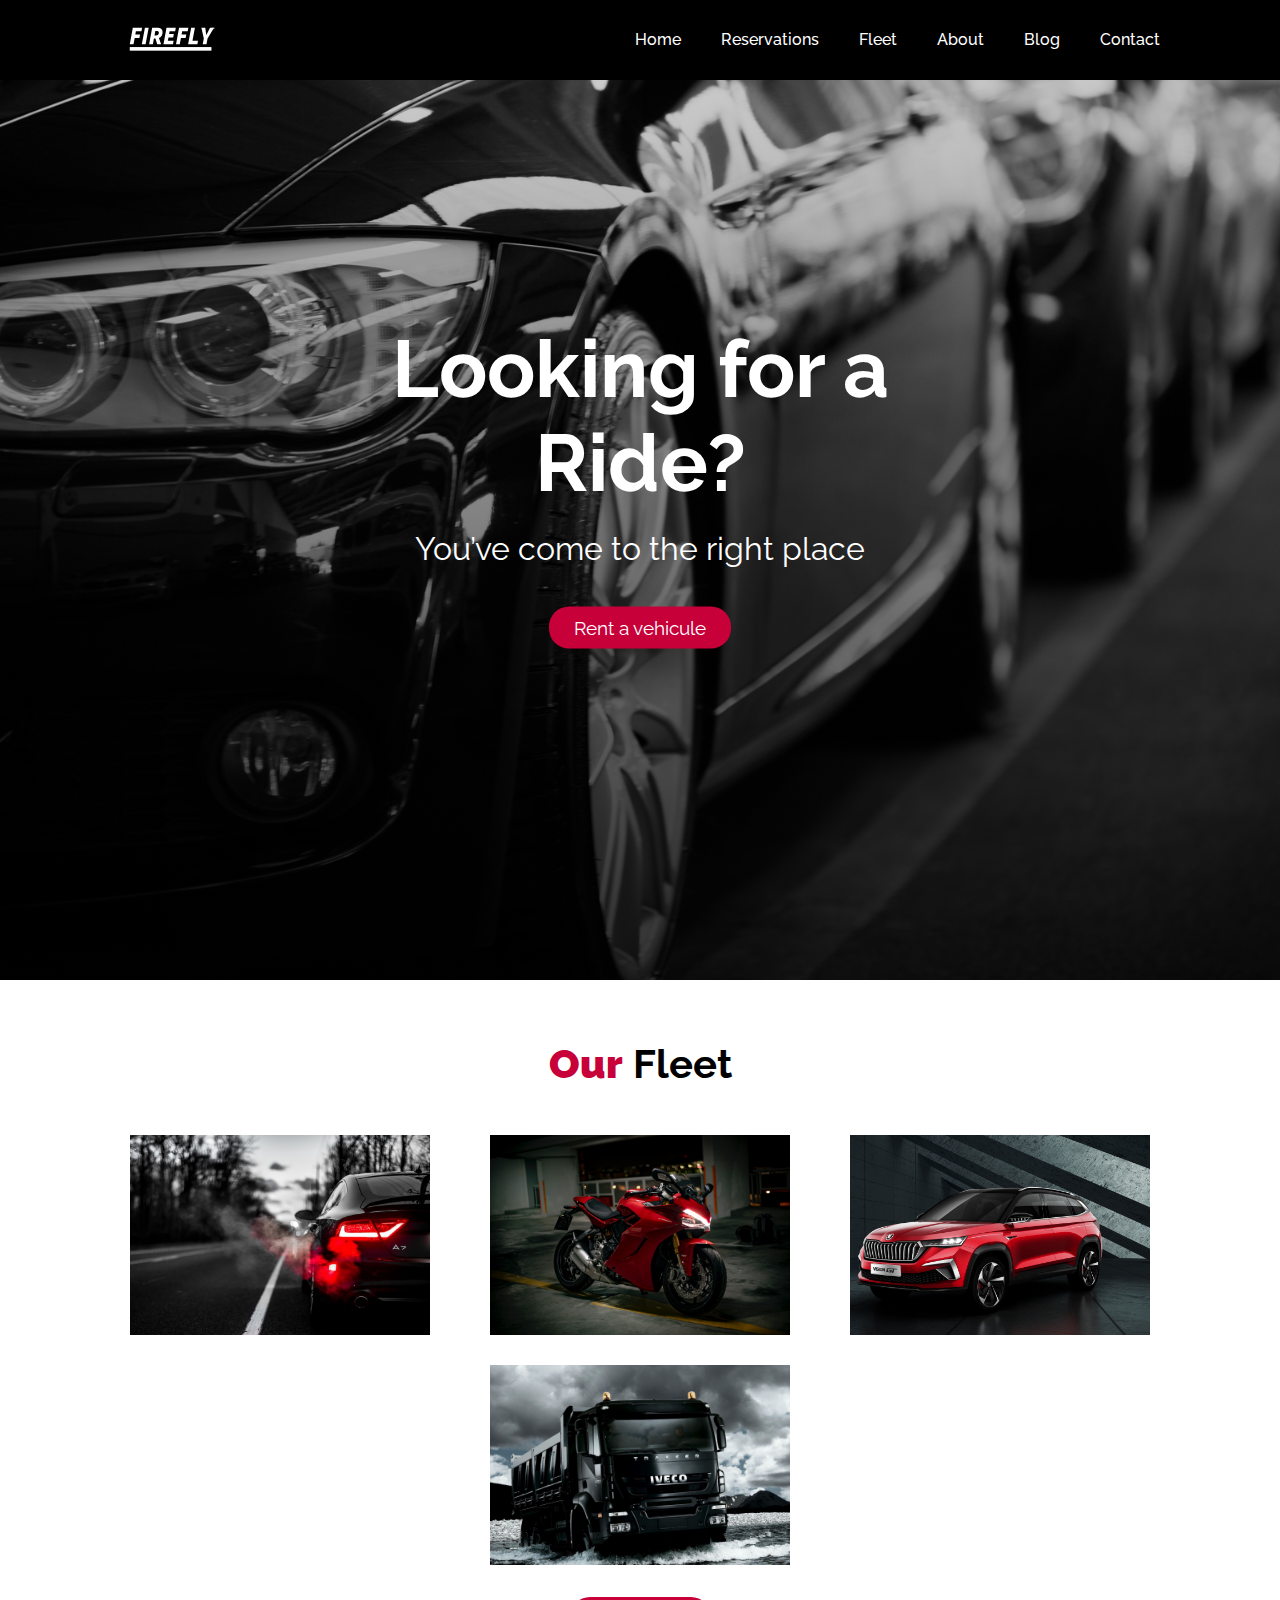
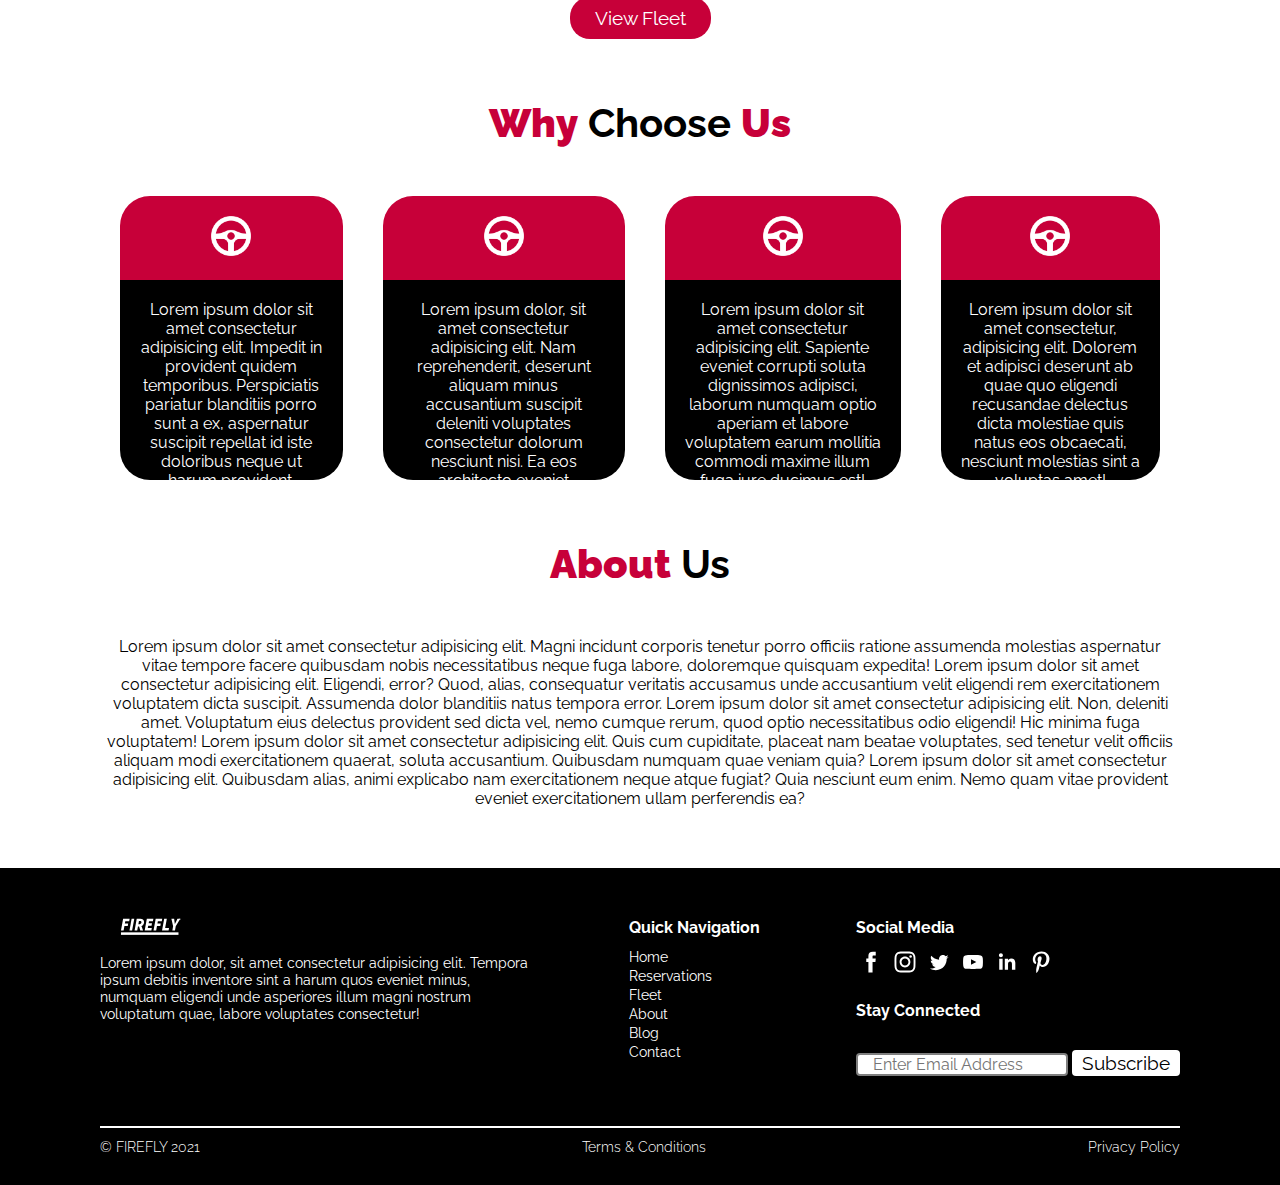
<file: index.html>
<!DOCTYPE html>
<html>

<head>
    <meta charset='utf-8'>
    <meta http-equiv='X-UA-Compatible' content='IE=edge'>
    <title>Home</title>
    <link
        href="https://fonts.googleapis.com/css2?family=Quicksand:wght@300;400;500;600;700&family=Raleway:wght@300;400;500;600;700&display=swap"
        rel="stylesheet">
    <meta name='viewport' content='width=device-width, initial-scale=1'>
    <link rel='stylesheet' type='text/css' media='screen' href='style.css'>
    <script src='main.js'></script>
</head>

<body>

    <!-- Navigation Bar -->
    <nav>
        <div class="logo"><a href="index.html"><img src="images/logo.svg" alt=""></a>
        </div>
        <input type="checkbox" id="check">
        <label for="check" class="check-button">
            <div class="burger-menu-button">
                <div class="button-burger">
                </div>
            </div>
        </label>
        <ul>
            <li><a href="index.html">Home</a></li>
            <li><a href="reservations.html">Reservations</a></li>
            <li><a href="gallery.html">Fleet</a></li>
            <li><a href="#">About</a></li>
            <li><a href="#">Blog</a></li>
            <li><a href="contact.html">Contact</a></li>
            <li>
        </ul>
    </nav>
    <!-- End Navigation Bar -->

    <!-- Hero text & Image -->

    <div class="hero-img"></div>
    <div class="hero-text">
        <h1>Looking for a Ride?</h1>
        <p>You’ve come to the right place</p>
        <button>Rent a vehicule</button>
    </div>

    <!-- End Hero text & Image -->

    <!-- Vehicule Categories Section -->

    <section class="our-fleet-sec">
        <h2><span>Our</span>&nbsp;Fleet</h2>
        <div class="veh-category">
            <div class="cat-col">
                <div class="img-box">
                    <img src="images/car_wallpaper.jpg" alt="Car Image">
                </div>
                <p>Cars</p>
            </div>

            <div class="cat-col">
                <div class="img-box">
                    <img src="images/moto_wallpaper.jpg" alt="Moto Image">
                </div>
                <p>Motocycles</p>
            </div>

            <div class="cat-col">
                <div class="img-box">
                    <img src="images/suv_wallpaper.jpg" alt="SUV Image">
                </div>
                <p>SUVs</p>
            </div>

            <div class="cat-col">
                <div class="img-box">
                    <img src="images/truck_wallpaper.jpg" alt="Truck Image">
                </div>
                <p>Trucks</p>
            </div>

        </div>

        <a href="gallery.html"><button>View Fleet</button></a>
    </section>

    <!-- End Vehicule Categories Section -->
    <!-- Why Choose Us Section -->

    <section class="choose-us-sec">
        <h2><span>Why</span>&nbsp;Choose&nbsp;<span>Us</span></h2>
        <div class="choose-us-boxes">
            <div class="choose-us-col">
                <div class="sec-icon-box">
                    <img src="images/circle.png" alt="wheel icon">
                </div>
                <div class="sec-text-box">
                    <p>Lorem ipsum dolor sit amet consectetur adipisicing elit. Impedit in provident quidem temporibus.
                        Perspiciatis pariatur blanditiis porro sunt a ex, aspernatur suscipit repellat id iste doloribus
                        neque ut harum provident.</p>
                </div>
            </div>

            <div class="choose-us-col">
                <div class="sec-icon-box">
                    <img src="images/circle.png" alt="wheel icon">
                </div>
                <div class="sec-text-box">
                    <p>Lorem ipsum dolor, sit amet consectetur adipisicing elit. Nam reprehenderit, deserunt aliquam
                        minus accusantium suscipit deleniti voluptates consectetur dolorum nesciunt nisi. Ea eos
                        architecto eveniet laudantium nam adipisci a non.</p>
                </div>
            </div>

            <div class="choose-us-col">
                <div class="sec-icon-box">
                    <img src="images/circle.png" alt="wheel icon">
                </div>
                <div class="sec-text-box">
                    <p>Lorem ipsum dolor sit amet consectetur adipisicing elit. Sapiente eveniet corrupti soluta
                        dignissimos adipisci, laborum numquam optio aperiam et labore voluptatem earum mollitia commodi
                        maxime illum fuga iure ducimus est!</p>
                </div>
            </div>

            <div class="choose-us-col">
                <div class="sec-icon-box">
                    <img src="images/circle.png" alt="wheel icon">
                </div>
                <div class="sec-text-box">
                    <p>Lorem ipsum dolor sit amet consectetur, adipisicing elit. Dolorem et adipisci deserunt ab quae
                        quo eligendi recusandae delectus dicta molestiae quis natus eos obcaecati, nesciunt molestias
                        sint a voluptas amet!</p>
                </div>
            </div>

        </div>

    </section>

    <!-- End Why Choose Us Section -->
    <!-- About Us Section -->

    <section class="about-us-sec">
        <h2><span>About</span>&nbsp;Us</h2>
        <div class="about-us-text">
            <p>Lorem ipsum dolor sit amet consectetur adipisicing elit. Magni incidunt corporis tenetur porro officiis
                ratione assumenda molestias aspernatur vitae tempore facere quibusdam nobis necessitatibus neque fuga
                labore, doloremque quisquam expedita! Lorem ipsum dolor sit amet consectetur adipisicing elit. Eligendi,
                error? Quod, alias, consequatur veritatis accusamus unde accusantium velit eligendi rem exercitationem
                voluptatem dicta suscipit. Assumenda dolor blanditiis natus tempora error. Lorem ipsum dolor sit amet
                consectetur adipisicing elit. Non, deleniti amet. Voluptatum eius delectus provident sed dicta vel, nemo
                cumque rerum, quod optio necessitatibus odio eligendi! Hic minima fuga voluptatem! Lorem ipsum dolor sit amet consectetur adipisicing elit. Quis cum cupiditate, placeat nam beatae voluptates, sed tenetur velit officiis aliquam modi exercitationem quaerat, soluta accusantium. Quibusdam numquam quae veniam quia? Lorem ipsum dolor sit amet consectetur adipisicing elit. Quibusdam alias, animi explicabo nam exercitationem neque atque fugiat? Quia nesciunt eum enim. Nemo quam vitae provident eveniet exercitationem ullam perferendis ea?</p>
        </div>

    </section>

    <!-- End About Us Section -->

    <!-- Footer -->

    <footer>
        <div class="footer-rows">
            <!-- First Raw -->
            <div class="first-row">
                <!-- Col1 -->
                <div class="col1">
                    <div class="descrip">
                        <img src="images/logo.svg" alt="#">
                        <span>
                            Lorem ipsum dolor, sit amet consectetur adipisicing elit. Tempora ipsum debitis inventore
                            sint a harum quos eveniet minus, numquam eligendi unde asperiores illum magni nostrum
                            voluptatum quae, labore voluptates consectetur!
                        </span>
                    </div>
                </div>
                <!-- End Col1 -->
                <!-- Col2 -->
                <div class="col2">
                    <span class="nav-title">Quick Navigation</span>
                    <ul>
                        <li><a href="index.html">Home</a></li>
                        <li><a href="reservations.html">Reservations</a></li>
                        <li><a href="gallery.html">Fleet</a></li>
                        <li><a href="#">About</a></li>
                        <li><a href="#">Blog</a></li>
                        <li><a href="contact.html">Contact</a></li>
                    </ul>
                </div>
                <!-- End Col2 -->
                <!-- Col3 -->
                <div class="col3">
                    <div class="socials">
                        <span class="nav-title">Social Media</span>
                        <span class="icon-span">
                            <a href="#" class="icon-10 facebook" title="Facebook"><svg viewBox="0 0 512 512">
                                    <path class="icon"
                                        d="M211.9 197.4h-36.7v59.9h36.7V433.1h70.5V256.5h49.2l5.2-59.1h-54.4c0 0 0-22.1 0-33.7 0-13.9 2.8-19.5 16.3-19.5 10.9 0 38.2 0 38.2 0V82.9c0 0-40.2 0-48.8 0 -52.5 0-76.1 23.1-76.1 67.3C211.9 188.8 211.9 197.4 211.9 197.4z" />
                                </svg>
                            </a>
                            <a href="#" class="icon-15 instagram" title="Instagram"><svg viewBox="0 0 512 512">
                                    <g class="icon">
                                        <path
                                            d="M256 109.3c47.8 0 53.4 0.2 72.3 1 17.4 0.8 26.9 3.7 33.2 6.2 8.4 3.2 14.3 7.1 20.6 13.4 6.3 6.3 10.1 12.2 13.4 20.6 2.5 6.3 5.4 15.8 6.2 33.2 0.9 18.9 1 24.5 1 72.3s-0.2 53.4-1 72.3c-0.8 17.4-3.7 26.9-6.2 33.2 -3.2 8.4-7.1 14.3-13.4 20.6 -6.3 6.3-12.2 10.1-20.6 13.4 -6.3 2.5-15.8 5.4-33.2 6.2 -18.9 0.9-24.5 1-72.3 1s-53.4-0.2-72.3-1c-17.4-0.8-26.9-3.7-33.2-6.2 -8.4-3.2-14.3-7.1-20.6-13.4 -6.3-6.3-10.1-12.2-13.4-20.6 -2.5-6.3-5.4-15.8-6.2-33.2 -0.9-18.9-1-24.5-1-72.3s0.2-53.4 1-72.3c0.8-17.4 3.7-26.9 6.2-33.2 3.2-8.4 7.1-14.3 13.4-20.6 6.3-6.3 12.2-10.1 20.6-13.4 6.3-2.5 15.8-5.4 33.2-6.2C202.6 109.5 208.2 109.3 256 109.3M256 77.1c-48.6 0-54.7 0.2-73.8 1.1 -19 0.9-32.1 3.9-43.4 8.3 -11.8 4.6-21.7 10.7-31.7 20.6 -9.9 9.9-16.1 19.9-20.6 31.7 -4.4 11.4-7.4 24.4-8.3 43.4 -0.9 19.1-1.1 25.2-1.1 73.8 0 48.6 0.2 54.7 1.1 73.8 0.9 19 3.9 32.1 8.3 43.4 4.6 11.8 10.7 21.7 20.6 31.7 9.9 9.9 19.9 16.1 31.7 20.6 11.4 4.4 24.4 7.4 43.4 8.3 19.1 0.9 25.2 1.1 73.8 1.1s54.7-0.2 73.8-1.1c19-0.9 32.1-3.9 43.4-8.3 11.8-4.6 21.7-10.7 31.7-20.6 9.9-9.9 16.1-19.9 20.6-31.7 4.4-11.4 7.4-24.4 8.3-43.4 0.9-19.1 1.1-25.2 1.1-73.8s-0.2-54.7-1.1-73.8c-0.9-19-3.9-32.1-8.3-43.4 -4.6-11.8-10.7-21.7-20.6-31.7 -9.9-9.9-19.9-16.1-31.7-20.6 -11.4-4.4-24.4-7.4-43.4-8.3C310.7 77.3 304.6 77.1 256 77.1L256 77.1z" />
                                        <path
                                            d="M256 164.1c-50.7 0-91.9 41.1-91.9 91.9s41.1 91.9 91.9 91.9 91.9-41.1 91.9-91.9S306.7 164.1 256 164.1zM256 315.6c-32.9 0-59.6-26.7-59.6-59.6s26.7-59.6 59.6-59.6 59.6 26.7 59.6 59.6S288.9 315.6 256 315.6z" />
                                        <circle cx="351.5" cy="160.5" r="21.5" />
                                    </g>
                                </svg>
                            </a>
                            <a href="#" class="icon-26 twitter" title="Twitter"><svg viewBox="0 0 512 512">
                                    <path class="icon"
                                        d="M419.6 168.6c-11.7 5.2-24.2 8.7-37.4 10.2 13.4-8.1 23.8-20.8 28.6-36 -12.6 7.5-26.5 12.9-41.3 15.8 -11.9-12.6-28.8-20.6-47.5-20.6 -42 0-72.9 39.2-63.4 79.9 -54.1-2.7-102.1-28.6-134.2-68 -17 29.2-8.8 67.5 20.1 86.9 -10.7-0.3-20.7-3.3-29.5-8.1 -0.7 30.2 20.9 58.4 52.2 64.6 -9.2 2.5-19.2 3.1-29.4 1.1 8.3 25.9 32.3 44.7 60.8 45.2 -27.4 21.4-61.8 31-96.4 27 28.8 18.5 63 29.2 99.8 29.2 120.8 0 189.1-102.1 185-193.6C399.9 193.1 410.9 181.7 419.6 168.6z" />
                                </svg>
                            </a>
                            <a href="#" class="icon-28 youtube" title="YouTube"><svg viewBox="0 0 512 512">
                                    <path class="icon"
                                        d="M422.6 193.6c-5.3-45.3-23.3-51.6-59-54 -50.8-3.5-164.3-3.5-215.1 0 -35.7 2.4-53.7 8.7-59 54 -4 33.6-4 91.1 0 124.8 5.3 45.3 23.3 51.6 59 54 50.9 3.5 164.3 3.5 215.1 0 35.7-2.4 53.7-8.7 59-54C426.6 284.8 426.6 227.3 422.6 193.6zM222.2 303.4v-94.6l90.7 47.3L222.2 303.4z" />
                                </svg>
                            </a>
                            <a href="#" class="icon-17 linkedin" title="LinkedIn"><svg viewBox="0 0 512 512">
                                    <path class="icon"
                                        d="M186.4 142.4c0 19-15.3 34.5-34.2 34.5 -18.9 0-34.2-15.4-34.2-34.5 0-19 15.3-34.5 34.2-34.5C171.1 107.9 186.4 123.4 186.4 142.4zM181.4 201.3h-57.8V388.1h57.8V201.3zM273.8 201.3h-55.4V388.1h55.4c0 0 0-69.3 0-98 0-26.3 12.1-41.9 35.2-41.9 21.3 0 31.5 15 31.5 41.9 0 26.9 0 98 0 98h57.5c0 0 0-68.2 0-118.3 0-50-28.3-74.2-68-74.2 -39.6 0-56.3 30.9-56.3 30.9v-25.2H273.8z" />
                                </svg>
                            </a>
                            <a href="#" class="icon-20 pinterest" title="Pinterest"><svg viewBox="0 0 512 512">
                                    <path class="icon"
                                        d="M266.6 76.5c-100.2 0-150.7 71.8-150.7 131.7 0 36.3 13.7 68.5 43.2 80.6 4.8 2 9.2 0.1 10.6-5.3 1-3.7 3.3-13 4.3-16.9 1.4-5.3 0.9-7.1-3-11.8 -8.5-10-13.9-23-13.9-41.3 0-53.3 39.9-101 103.8-101 56.6 0 87.7 34.6 87.7 80.8 0 60.8-26.9 112.1-66.8 112.1 -22.1 0-38.6-18.2-33.3-40.6 6.3-26.7 18.6-55.5 18.6-74.8 0-17.3-9.3-31.7-28.4-31.7 -22.5 0-40.7 23.3-40.7 54.6 0 19.9 6.7 33.4 6.7 33.4s-23.1 97.8-27.1 114.9c-8.1 34.1-1.2 75.9-0.6 80.1 0.3 2.5 3.6 3.1 5 1.2 2.1-2.7 28.9-35.9 38.1-69 2.6-9.4 14.8-58 14.8-58 7.3 14 28.7 26.3 51.5 26.3 67.8 0 113.8-61.8 113.8-144.5C400.1 134.7 347.1 76.5 266.6 76.5z" />
                                </svg>
                            </a>
                        </span>
                    </div>

                    <div class="newsletter">
                        <span class="nav-title">Stay Connected</span>
                        <form id="subscribe">
                            <input type="email" id="subscriber-email" placeholder="Enter Email Address" />
                            <button>Subscribe</button>
                        </form>
                    </div>
                    <!-- End Col3 -->
                </div>
            </div>
            <!-- First Raw -->
            <hr>
            <!-- Second Raw -->
            <div class="second-row">
                <span>© FIREFLY 2021</span>
                <span>Terms & Conditions</span>
                <span>Privacy Policy</span>
            </div>
            <!-- Second Raw -->
        </div>

    </footer>

    <!-- End Footer -->

</body>

</html>
</file>
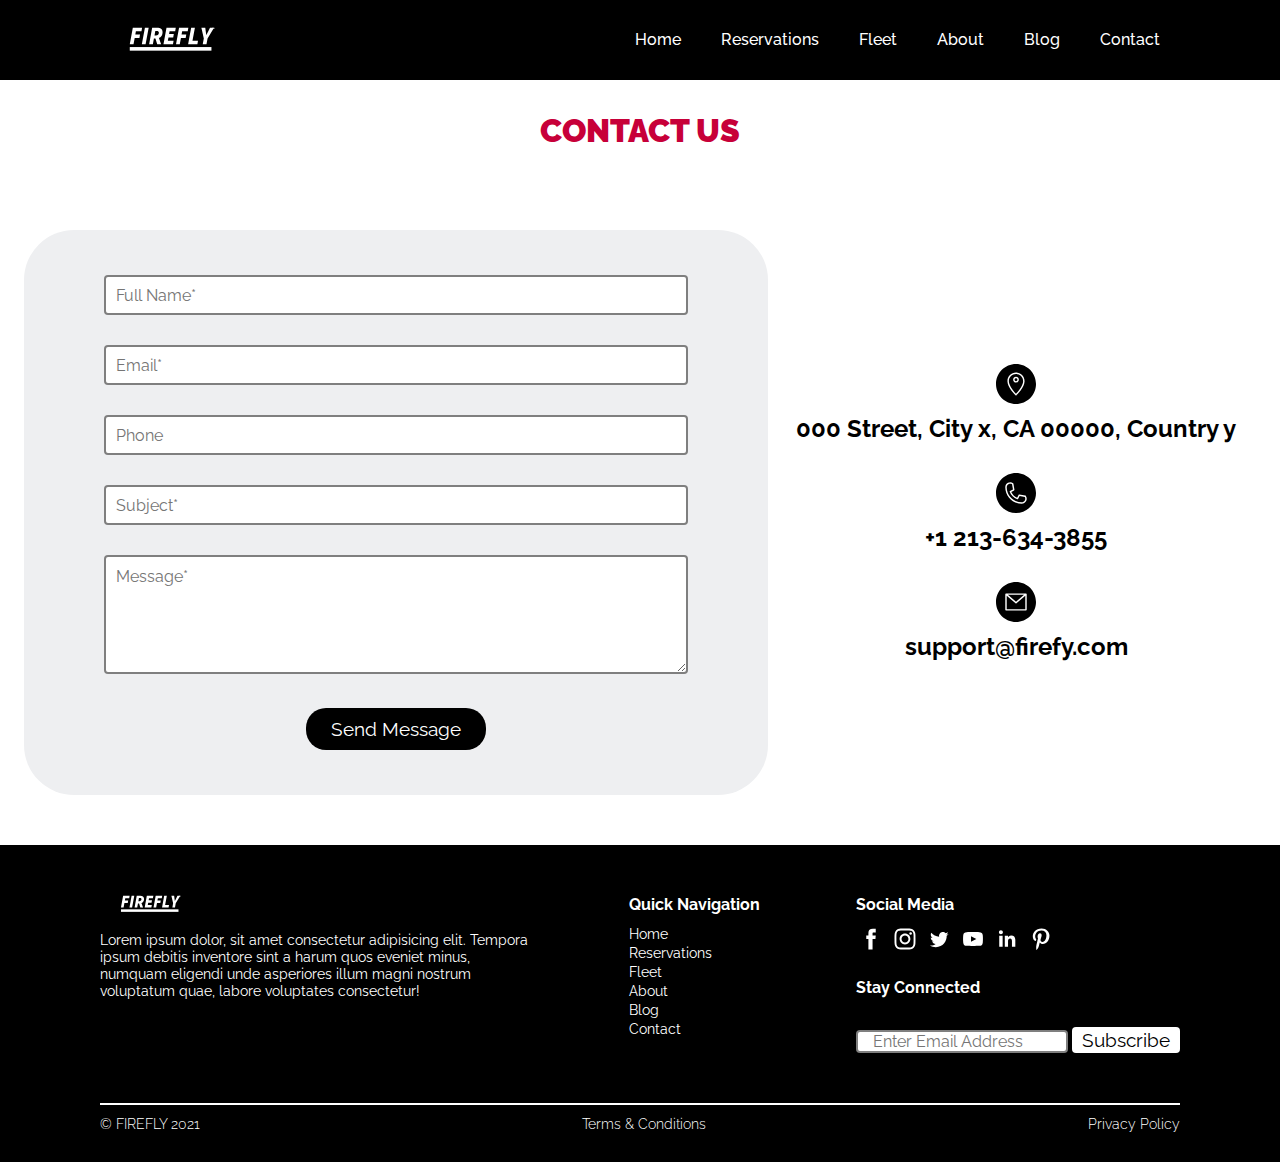
<file: contact.html>
<!DOCTYPE html>
<html lang="en">

<head>
    <meta charset='utf-8'>
    <meta http-equiv='X-UA-Compatible' content='IE=edge'>
    <title>Contact Us</title>
    <link
        href="https://fonts.googleapis.com/css2?family=Quicksand:wght@300;400;500;600;700&family=Raleway:wght@300;400;500;600;700&display=swap"
        rel="stylesheet">
    <meta name='viewport' content='width=device-width, initial-scale=1'>
    <link rel='stylesheet' type='text/css' media='screen' href='style.css'>
</head>

<body>

    <!-- Navigation Bar -->
    <nav>
        <div class="logo"><a href="#"><img src="images/logo.svg" alt=""></a>
        </div>
        <input type="checkbox" id="check">
        <label for="check" class="check-button">
            <div class="burger-menu-button">
                <div class="button-burger">
                </div>
            </div>
        </label>
        <ul>
            <li><a href="index.html">Home</a></li>
            <li><a href="reservations.html">Reservations</a></li>
            <li><a href="gallery.html">Fleet</a></li>
            <li><a href="#">About</a></li>
            <li><a href="#">Blog</a></li>
            <li><a href="contact.html">Contact</a></li>
            <li>
        </ul>
    </nav>
    <!-- End Navigation Bar -->

    <!-- Page Title -->
    <div class="page-title">
        <h1>CONTACT US</h1>
    </div>

    <!-- Contact Section-->
    <div class="contact-elements">
        <!-- Contact Form -->
        <div class="form-container">
            <form action="contactus">
                <div class="contact-row">
                    <input type="text" placeholder="Full Name*" id="full-name" required>
                </div>
                <div class="contact-row">
                    <input type="text" placeholder="Email*" id="email" required>
                </div>
                <div class="contact-row">
                    <input type="text" placeholder="Phone" id="phone" required>
                </div>
                <div class="contact-row">
                    <input type="text" placeholder="Subject*" id="subject" required>
                </div>
                <div class="contact-row">
                    <textarea name="message" placeholder="Message*" id="message" cols="30" rows="5" required></textarea>
                </div>
                <center>
                    <div class="contact-row">
                        <a href="#contact-popup"><button type="button" onclick="displayInfo()">Send Message</button></a>
                    </div>
                </center>
            </form>
        </div>
        <!-- End Contact Form -->
        <!-- Contact Info-->
        <div class="contact-info">
            <div class="icon-row">
                <img src="images/location-icon.svg" alt="">
                <span>000 Street, City x, CA 00000, Country y</span>
            </div>

            <div class="icon-row">
                <img src="images/phone-icon.svg" alt="">
                <span>+1 213-634-3855</span>
            </div>

            <div class="icon-row">
                <img src="images/email-icon.svg" alt="">
                <span>support@firefy.com</span>
            </div>
        </div>
        <!-- End Contact Info-->
    </div>

    <div id="contact-popup" class="overlay">
        <div class="popup">
            <h3>Thank You <p id="name-here"></p>
            </h3>
            <a class="close" href="#">&times;</a>
            <span>We'll get to you as Soon as Possible</span>
            <div class="content">
                <h4>Your Email :</h4>
                <p id="email-here"></p>
                <h4>Your Phone Number :</h4>
                <p id="phone-here"></p>
                <h4>Subject of Message :</h4>
                <p id="subject-here"></p>
                <h4>Message :</h4>
                <p id="message-here"></p>
            </div>
            <a href="#" class="Close-mobile">Close</a>
        </div>
    </div>

    </div>

    <!-- Footer -->

    <footer>
        <div class="footer-rows">
            <!-- First Raw -->
            <div class="first-row">
                <!-- Col1 -->
                <div class="col1">
                    <div class="descrip">
                        <img src="images/logo.svg" alt="#">
                        <span>
                            Lorem ipsum dolor, sit amet consectetur adipisicing elit. Tempora ipsum debitis inventore
                            sint a harum quos eveniet minus, numquam eligendi unde asperiores illum magni nostrum
                            voluptatum quae, labore voluptates consectetur!
                        </span>
                    </div>
                </div>
                <!-- End Col1 -->
                <!-- Col2 -->
                <div class="col2">
                    <span class="nav-title">Quick Navigation</span>
                    <ul>
                        <li><a href="index.html">Home</a></li>
                        <li><a href="reservations.html">Reservations</a></li>
                        <li><a href="gallery.html">Fleet</a></li>
                        <li><a href="#">About</a></li>
                        <li><a href="#">Blog</a></li>
                        <li><a href="contact.html">Contact</a></li>
                    </ul>
                </div>
                <!-- End Col2 -->
                <!-- Col3 -->
                <div class="col3">
                    <div class="socials">
                        <span class="nav-title">Social Media</span>
                        <span class="icon-span">
                            <a href="#" class="icon-10 facebook" title="Facebook"><svg viewBox="0 0 512 512">
                                    <path class="icon"
                                        d="M211.9 197.4h-36.7v59.9h36.7V433.1h70.5V256.5h49.2l5.2-59.1h-54.4c0 0 0-22.1 0-33.7 0-13.9 2.8-19.5 16.3-19.5 10.9 0 38.2 0 38.2 0V82.9c0 0-40.2 0-48.8 0 -52.5 0-76.1 23.1-76.1 67.3C211.9 188.8 211.9 197.4 211.9 197.4z" />
                                </svg>
                            </a>
                            <a href="#" class="icon-15 instagram" title="Instagram"><svg viewBox="0 0 512 512">
                                    <g class="icon">
                                        <path
                                            d="M256 109.3c47.8 0 53.4 0.2 72.3 1 17.4 0.8 26.9 3.7 33.2 6.2 8.4 3.2 14.3 7.1 20.6 13.4 6.3 6.3 10.1 12.2 13.4 20.6 2.5 6.3 5.4 15.8 6.2 33.2 0.9 18.9 1 24.5 1 72.3s-0.2 53.4-1 72.3c-0.8 17.4-3.7 26.9-6.2 33.2 -3.2 8.4-7.1 14.3-13.4 20.6 -6.3 6.3-12.2 10.1-20.6 13.4 -6.3 2.5-15.8 5.4-33.2 6.2 -18.9 0.9-24.5 1-72.3 1s-53.4-0.2-72.3-1c-17.4-0.8-26.9-3.7-33.2-6.2 -8.4-3.2-14.3-7.1-20.6-13.4 -6.3-6.3-10.1-12.2-13.4-20.6 -2.5-6.3-5.4-15.8-6.2-33.2 -0.9-18.9-1-24.5-1-72.3s0.2-53.4 1-72.3c0.8-17.4 3.7-26.9 6.2-33.2 3.2-8.4 7.1-14.3 13.4-20.6 6.3-6.3 12.2-10.1 20.6-13.4 6.3-2.5 15.8-5.4 33.2-6.2C202.6 109.5 208.2 109.3 256 109.3M256 77.1c-48.6 0-54.7 0.2-73.8 1.1 -19 0.9-32.1 3.9-43.4 8.3 -11.8 4.6-21.7 10.7-31.7 20.6 -9.9 9.9-16.1 19.9-20.6 31.7 -4.4 11.4-7.4 24.4-8.3 43.4 -0.9 19.1-1.1 25.2-1.1 73.8 0 48.6 0.2 54.7 1.1 73.8 0.9 19 3.9 32.1 8.3 43.4 4.6 11.8 10.7 21.7 20.6 31.7 9.9 9.9 19.9 16.1 31.7 20.6 11.4 4.4 24.4 7.4 43.4 8.3 19.1 0.9 25.2 1.1 73.8 1.1s54.7-0.2 73.8-1.1c19-0.9 32.1-3.9 43.4-8.3 11.8-4.6 21.7-10.7 31.7-20.6 9.9-9.9 16.1-19.9 20.6-31.7 4.4-11.4 7.4-24.4 8.3-43.4 0.9-19.1 1.1-25.2 1.1-73.8s-0.2-54.7-1.1-73.8c-0.9-19-3.9-32.1-8.3-43.4 -4.6-11.8-10.7-21.7-20.6-31.7 -9.9-9.9-19.9-16.1-31.7-20.6 -11.4-4.4-24.4-7.4-43.4-8.3C310.7 77.3 304.6 77.1 256 77.1L256 77.1z" />
                                        <path
                                            d="M256 164.1c-50.7 0-91.9 41.1-91.9 91.9s41.1 91.9 91.9 91.9 91.9-41.1 91.9-91.9S306.7 164.1 256 164.1zM256 315.6c-32.9 0-59.6-26.7-59.6-59.6s26.7-59.6 59.6-59.6 59.6 26.7 59.6 59.6S288.9 315.6 256 315.6z" />
                                        <circle cx="351.5" cy="160.5" r="21.5" />
                                    </g>
                                </svg>
                            </a>
                            <a href="#" class="icon-26 twitter" title="Twitter"><svg viewBox="0 0 512 512">
                                    <path class="icon"
                                        d="M419.6 168.6c-11.7 5.2-24.2 8.7-37.4 10.2 13.4-8.1 23.8-20.8 28.6-36 -12.6 7.5-26.5 12.9-41.3 15.8 -11.9-12.6-28.8-20.6-47.5-20.6 -42 0-72.9 39.2-63.4 79.9 -54.1-2.7-102.1-28.6-134.2-68 -17 29.2-8.8 67.5 20.1 86.9 -10.7-0.3-20.7-3.3-29.5-8.1 -0.7 30.2 20.9 58.4 52.2 64.6 -9.2 2.5-19.2 3.1-29.4 1.1 8.3 25.9 32.3 44.7 60.8 45.2 -27.4 21.4-61.8 31-96.4 27 28.8 18.5 63 29.2 99.8 29.2 120.8 0 189.1-102.1 185-193.6C399.9 193.1 410.9 181.7 419.6 168.6z" />
                                </svg>
                            </a>
                            <a href="#" class="icon-28 youtube" title="YouTube"><svg viewBox="0 0 512 512">
                                    <path class="icon"
                                        d="M422.6 193.6c-5.3-45.3-23.3-51.6-59-54 -50.8-3.5-164.3-3.5-215.1 0 -35.7 2.4-53.7 8.7-59 54 -4 33.6-4 91.1 0 124.8 5.3 45.3 23.3 51.6 59 54 50.9 3.5 164.3 3.5 215.1 0 35.7-2.4 53.7-8.7 59-54C426.6 284.8 426.6 227.3 422.6 193.6zM222.2 303.4v-94.6l90.7 47.3L222.2 303.4z" />
                                </svg>
                            </a>
                            <a href="#" class="icon-17 linkedin" title="LinkedIn"><svg viewBox="0 0 512 512">
                                    <path class="icon"
                                        d="M186.4 142.4c0 19-15.3 34.5-34.2 34.5 -18.9 0-34.2-15.4-34.2-34.5 0-19 15.3-34.5 34.2-34.5C171.1 107.9 186.4 123.4 186.4 142.4zM181.4 201.3h-57.8V388.1h57.8V201.3zM273.8 201.3h-55.4V388.1h55.4c0 0 0-69.3 0-98 0-26.3 12.1-41.9 35.2-41.9 21.3 0 31.5 15 31.5 41.9 0 26.9 0 98 0 98h57.5c0 0 0-68.2 0-118.3 0-50-28.3-74.2-68-74.2 -39.6 0-56.3 30.9-56.3 30.9v-25.2H273.8z" />
                                </svg>
                            </a>
                            <a href="#" class="icon-20 pinterest" title="Pinterest"><svg viewBox="0 0 512 512">
                                    <path class="icon"
                                        d="M266.6 76.5c-100.2 0-150.7 71.8-150.7 131.7 0 36.3 13.7 68.5 43.2 80.6 4.8 2 9.2 0.1 10.6-5.3 1-3.7 3.3-13 4.3-16.9 1.4-5.3 0.9-7.1-3-11.8 -8.5-10-13.9-23-13.9-41.3 0-53.3 39.9-101 103.8-101 56.6 0 87.7 34.6 87.7 80.8 0 60.8-26.9 112.1-66.8 112.1 -22.1 0-38.6-18.2-33.3-40.6 6.3-26.7 18.6-55.5 18.6-74.8 0-17.3-9.3-31.7-28.4-31.7 -22.5 0-40.7 23.3-40.7 54.6 0 19.9 6.7 33.4 6.7 33.4s-23.1 97.8-27.1 114.9c-8.1 34.1-1.2 75.9-0.6 80.1 0.3 2.5 3.6 3.1 5 1.2 2.1-2.7 28.9-35.9 38.1-69 2.6-9.4 14.8-58 14.8-58 7.3 14 28.7 26.3 51.5 26.3 67.8 0 113.8-61.8 113.8-144.5C400.1 134.7 347.1 76.5 266.6 76.5z" />
                                </svg>
                            </a>
                        </span>
                    </div>

                    <div class="newsletter">
                        <span class="nav-title">Stay Connected</span>
                        <form id="subscribe">
                            <input type="email" id="subscriber-email" placeholder="Enter Email Address" />
                            <button>Subscribe</button>
                        </form>
                    </div>
                    <!-- End Col3 -->
                </div>
            </div>
            <!-- First Raw -->
            <hr>
            <!-- Second Raw -->
            <div class="second-row">
                <span>© FIREFLY 2021</span>
                <span>Terms & Conditions</span>
                <span>Privacy Policy</span>
            </div>
            <!-- Second Raw -->
        </div>

    </footer>


    <script type="text/javascript" src="main.js"></script>
    
</body>

</html>
</file>
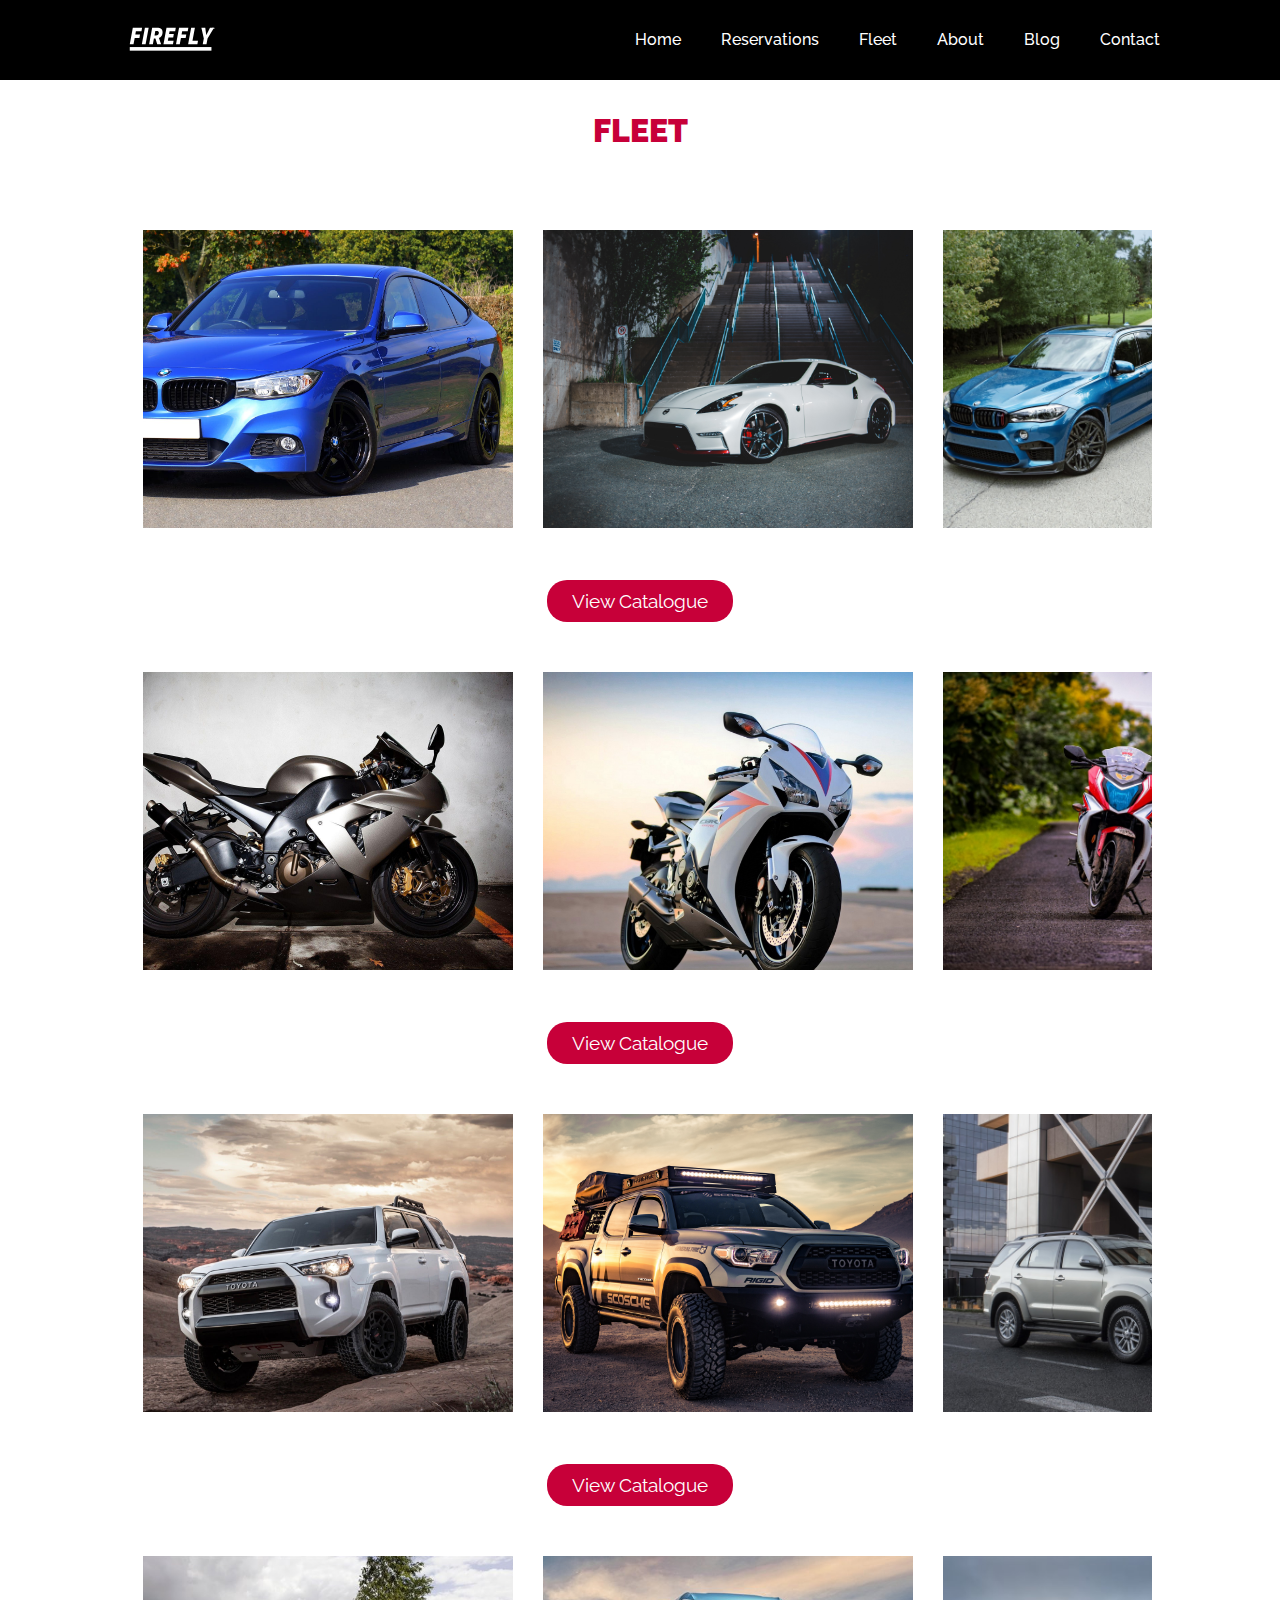
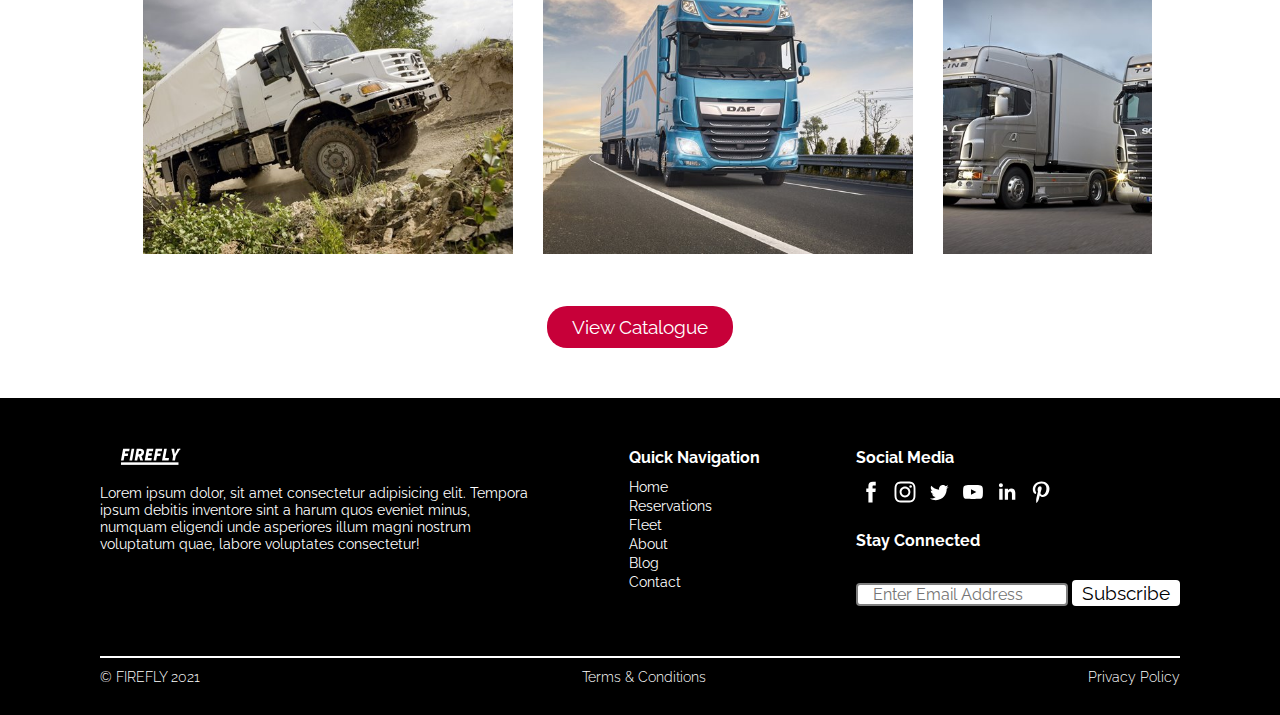
<file: gallery.html>
<!DOCTYPE html>
<html>

<head>
    <meta charset='utf-8'>
    <meta http-equiv='X-UA-Compatible' content='IE=edge'>
    <title>Home</title>
    <link
        href="https://fonts.googleapis.com/css2?family=Quicksand:wght@300;400;500;600;700&family=Raleway:wght@300;400;500;600;700&display=swap"
        rel="stylesheet">
    <meta name='viewport' content='width=device-width, initial-scale=1'>
    <link rel='stylesheet' type='text/css' media='screen' href='style.css'>
    <script src='main.js'></script>
</head>

<body>

    <!-- Navigation Bar -->
    <nav>
        <div class="logo"><a href="index.html"><img src="images/logo.svg" alt=""></a>
        </div>
        <input type="checkbox" id="check">
        <label for="check" class="check-button">
            <div class="burger-menu-button">
                <div class="button-burger">
                </div>
            </div>
        </label>
        <ul>
            <li><a href="index.html">Home</a></li>
            <li><a href="reservations.html">Reservations</a></li>
            <li><a href="gallery.html">Fleet</a></li>
            <li><a href="#">About</a></li>
            <li><a href="#">Blog</a></li>
            <li><a href="contact.html">Contact</a></li>
            <li>
        </ul>
    </nav>
    <!-- End Navigation Bar -->

    <!-- Page Title -->
    <div class="page-title">
        <h1>FLEET</h1>
    </div>

    <body>
        <!-- Car Section -->
        <div class="gallery-page">
            <section class="fleet-line">
                <div class="vehicule-slide">
                    <div class="veh-col">
                        <div class="img-box">
                            <img src="images/car-1.jpeg" alt="Car Image">
                        </div>
                    </div>

                    <div class="veh-col">
                        <div class="img-box">
                            <img src="images/car-2.jpg" alt="Car Image">
                        </div>
                    </div>

                    <div class="veh-col">
                        <div class="img-box">
                            <img src="images/car-3.jpg" alt="Car Image">
                        </div>
                    </div>

                    <div class="veh-col">
                        <div class="img-box">
                            <img src="images/car-4.jpg" alt="Car Image">
                        </div>
                    </div>

                    <div class="veh-col">
                        <div class="img-box">
                            <img src="images/car-5.jpg" alt="Car Image">
                        </div>
                    </div>

                    <div class="veh-col">
                        <div class="img-box">
                            <img src="images/car-6.jpg" alt="Car Image">
                        </div>
                    </div>

                </div>

                <button>View Catalogue</button>
            </section>

            <!-- End Car Section -->
            <!-- Motocycle Section -->

            <section class="fleet-line">
                <div class="vehicule-slide">
                    <div class="veh-col">
                        <div class="img-box">
                            <img src="images/moto-1.jpeg" alt="Moto Image">
                        </div>
                    </div>

                    <div class="veh-col">
                        <div class="img-box">
                            <img src="images/moto-2.jpg" alt="Moto Image">
                        </div>
                    </div>

                    <div class="veh-col">
                        <div class="img-box">
                            <img src="images/moto-3.jpg" alt="Moto Image">
                        </div>
                    </div>

                    <div class="veh-col">
                        <div class="img-box">
                            <img src="images/moto-4.jpg" alt="Moto Image">
                        </div>
                    </div>

                    <div class="veh-col">
                        <div class="img-box">
                            <img src="images/moto-5.jpg" alt="Moto Image">
                        </div>
                    </div>

                    <div class="veh-col">
                        <div class="img-box">
                            <img src="images/moto-6.jpg" alt="Moto Image">
                        </div>
                    </div>

                </div>

                <button>View Catalogue</button>
            </section>

            <!-- End Motocycle Section -->
            <!-- Van Section -->

            <section class="fleet-line">
                <div class="vehicule-slide">
                    <div class="veh-col">
                        <div class="img-box">
                            <img src="images/suv-1.jpg" alt="Van Image">
                        </div>
                    </div>

                    <div class="veh-col">
                        <div class="img-box">
                            <img src="images/suv-2.jpg" alt="Van Image">
                        </div>
                    </div>

                    <div class="veh-col">
                        <div class="img-box">
                            <img src="images/suv-3.jpg" alt="Van Image">
                        </div>
                    </div>

                    <div class="veh-col">
                        <div class="img-box">
                            <img src="images/suv-4.jpg" alt="Van Image">
                        </div>
                    </div>

                    <div class="veh-col">
                        <div class="img-box">
                            <img src="images/suv-5.jpg" alt="Van Image">
                        </div>
                    </div>

                    <div class="veh-col">
                        <div class="img-box">
                            <img src="images/suv-6.jpg" alt="Van Image">
                        </div>
                    </div>

                </div>

                <button>View Catalogue</button>
            </section>

            <!-- End Van Section -->
            <!-- Truck Section -->

            <section class="fleet-line">
                <div class="vehicule-slide">
                    <div class="veh-col">
                        <div class="img-box">
                            <img src="images/truck-1.jpg" alt="Truck Image">
                        </div>
                    </div>

                    <div class="veh-col">
                        <div class="img-box">
                            <img src="images/truck-2.jpg" alt="Truck Image">
                        </div>
                    </div>

                    <div class="veh-col">
                        <div class="img-box">
                            <img src="images/truck-3.jpg" alt="Truck Image">
                        </div>
                    </div>

                    <div class="veh-col">
                        <div class="img-box">
                            <img src="images/truck-4.jpg" alt="Truck Image">
                        </div>
                    </div>

                    <div class="veh-col">
                        <div class="img-box">
                            <img src="images/truck-5.jpg" alt="Truck Image">
                        </div>
                    </div>

                    <div class="veh-col">
                        <div class="img-box">
                            <img src="images/truck-6.jpg" alt="Truck Image">
                        </div>
                    </div>

                </div>

                <button>View Catalogue</button>
            </section>

            <!-- End Truck Section -->
        </div>

        <!-- Footer -->

        <footer>
            <div class="footer-rows">
                <!-- First Raw -->
                <div class="first-row">
                    <!-- Col1 -->
                    <div class="col1">
                        <div class="descrip">
                            <img src="images/logo.svg" alt="#">
                            <span>
                                Lorem ipsum dolor, sit amet consectetur adipisicing elit. Tempora ipsum debitis
                                inventore
                                sint a harum quos eveniet minus, numquam eligendi unde asperiores illum magni nostrum
                                voluptatum quae, labore voluptates consectetur!
                            </span>
                        </div>
                    </div>
                    <!-- End Col1 -->
                    <!-- Col2 -->
                    <div class="col2">
                        <span class="nav-title">Quick Navigation</span>
                        <ul>
                            <li><a href="index.html">Home</a></li>
                            <li><a href="reservations.html">Reservations</a></li>
                            <li><a href="gallery.html">Fleet</a></li>
                            <li><a href="#">About</a></li>
                            <li><a href="#">Blog</a></li>
                            <li><a href="contact.html">Contact</a></li>
                        </ul>
                    </div>
                    <!-- End Col2 -->
                    <!-- Col3 -->
                    <div class="col3">
                        <div class="socials">
                            <span class="nav-title">Social Media</span>
                            <span class="icon-span">
                                <a href="#" class="icon-10 facebook" title="Facebook"><svg viewBox="0 0 512 512">
                                        <path class="icon"
                                            d="M211.9 197.4h-36.7v59.9h36.7V433.1h70.5V256.5h49.2l5.2-59.1h-54.4c0 0 0-22.1 0-33.7 0-13.9 2.8-19.5 16.3-19.5 10.9 0 38.2 0 38.2 0V82.9c0 0-40.2 0-48.8 0 -52.5 0-76.1 23.1-76.1 67.3C211.9 188.8 211.9 197.4 211.9 197.4z" />
                                    </svg>
                                </a>
                                <a href="#" class="icon-15 instagram" title="Instagram"><svg viewBox="0 0 512 512">
                                        <g class="icon">
                                            <path
                                                d="M256 109.3c47.8 0 53.4 0.2 72.3 1 17.4 0.8 26.9 3.7 33.2 6.2 8.4 3.2 14.3 7.1 20.6 13.4 6.3 6.3 10.1 12.2 13.4 20.6 2.5 6.3 5.4 15.8 6.2 33.2 0.9 18.9 1 24.5 1 72.3s-0.2 53.4-1 72.3c-0.8 17.4-3.7 26.9-6.2 33.2 -3.2 8.4-7.1 14.3-13.4 20.6 -6.3 6.3-12.2 10.1-20.6 13.4 -6.3 2.5-15.8 5.4-33.2 6.2 -18.9 0.9-24.5 1-72.3 1s-53.4-0.2-72.3-1c-17.4-0.8-26.9-3.7-33.2-6.2 -8.4-3.2-14.3-7.1-20.6-13.4 -6.3-6.3-10.1-12.2-13.4-20.6 -2.5-6.3-5.4-15.8-6.2-33.2 -0.9-18.9-1-24.5-1-72.3s0.2-53.4 1-72.3c0.8-17.4 3.7-26.9 6.2-33.2 3.2-8.4 7.1-14.3 13.4-20.6 6.3-6.3 12.2-10.1 20.6-13.4 6.3-2.5 15.8-5.4 33.2-6.2C202.6 109.5 208.2 109.3 256 109.3M256 77.1c-48.6 0-54.7 0.2-73.8 1.1 -19 0.9-32.1 3.9-43.4 8.3 -11.8 4.6-21.7 10.7-31.7 20.6 -9.9 9.9-16.1 19.9-20.6 31.7 -4.4 11.4-7.4 24.4-8.3 43.4 -0.9 19.1-1.1 25.2-1.1 73.8 0 48.6 0.2 54.7 1.1 73.8 0.9 19 3.9 32.1 8.3 43.4 4.6 11.8 10.7 21.7 20.6 31.7 9.9 9.9 19.9 16.1 31.7 20.6 11.4 4.4 24.4 7.4 43.4 8.3 19.1 0.9 25.2 1.1 73.8 1.1s54.7-0.2 73.8-1.1c19-0.9 32.1-3.9 43.4-8.3 11.8-4.6 21.7-10.7 31.7-20.6 9.9-9.9 16.1-19.9 20.6-31.7 4.4-11.4 7.4-24.4 8.3-43.4 0.9-19.1 1.1-25.2 1.1-73.8s-0.2-54.7-1.1-73.8c-0.9-19-3.9-32.1-8.3-43.4 -4.6-11.8-10.7-21.7-20.6-31.7 -9.9-9.9-19.9-16.1-31.7-20.6 -11.4-4.4-24.4-7.4-43.4-8.3C310.7 77.3 304.6 77.1 256 77.1L256 77.1z" />
                                            <path
                                                d="M256 164.1c-50.7 0-91.9 41.1-91.9 91.9s41.1 91.9 91.9 91.9 91.9-41.1 91.9-91.9S306.7 164.1 256 164.1zM256 315.6c-32.9 0-59.6-26.7-59.6-59.6s26.7-59.6 59.6-59.6 59.6 26.7 59.6 59.6S288.9 315.6 256 315.6z" />
                                            <circle cx="351.5" cy="160.5" r="21.5" />
                                        </g>
                                    </svg>
                                </a>
                                <a href="#" class="icon-26 twitter" title="Twitter"><svg viewBox="0 0 512 512">
                                        <path class="icon"
                                            d="M419.6 168.6c-11.7 5.2-24.2 8.7-37.4 10.2 13.4-8.1 23.8-20.8 28.6-36 -12.6 7.5-26.5 12.9-41.3 15.8 -11.9-12.6-28.8-20.6-47.5-20.6 -42 0-72.9 39.2-63.4 79.9 -54.1-2.7-102.1-28.6-134.2-68 -17 29.2-8.8 67.5 20.1 86.9 -10.7-0.3-20.7-3.3-29.5-8.1 -0.7 30.2 20.9 58.4 52.2 64.6 -9.2 2.5-19.2 3.1-29.4 1.1 8.3 25.9 32.3 44.7 60.8 45.2 -27.4 21.4-61.8 31-96.4 27 28.8 18.5 63 29.2 99.8 29.2 120.8 0 189.1-102.1 185-193.6C399.9 193.1 410.9 181.7 419.6 168.6z" />
                                    </svg>
                                </a>
                                <a href="#" class="icon-28 youtube" title="YouTube"><svg viewBox="0 0 512 512">
                                        <path class="icon"
                                            d="M422.6 193.6c-5.3-45.3-23.3-51.6-59-54 -50.8-3.5-164.3-3.5-215.1 0 -35.7 2.4-53.7 8.7-59 54 -4 33.6-4 91.1 0 124.8 5.3 45.3 23.3 51.6 59 54 50.9 3.5 164.3 3.5 215.1 0 35.7-2.4 53.7-8.7 59-54C426.6 284.8 426.6 227.3 422.6 193.6zM222.2 303.4v-94.6l90.7 47.3L222.2 303.4z" />
                                    </svg>
                                </a>
                                <a href="#" class="icon-17 linkedin" title="LinkedIn"><svg viewBox="0 0 512 512">
                                        <path class="icon"
                                            d="M186.4 142.4c0 19-15.3 34.5-34.2 34.5 -18.9 0-34.2-15.4-34.2-34.5 0-19 15.3-34.5 34.2-34.5C171.1 107.9 186.4 123.4 186.4 142.4zM181.4 201.3h-57.8V388.1h57.8V201.3zM273.8 201.3h-55.4V388.1h55.4c0 0 0-69.3 0-98 0-26.3 12.1-41.9 35.2-41.9 21.3 0 31.5 15 31.5 41.9 0 26.9 0 98 0 98h57.5c0 0 0-68.2 0-118.3 0-50-28.3-74.2-68-74.2 -39.6 0-56.3 30.9-56.3 30.9v-25.2H273.8z" />
                                    </svg>
                                </a>
                                <a href="#" class="icon-20 pinterest" title="Pinterest"><svg viewBox="0 0 512 512">
                                        <path class="icon"
                                            d="M266.6 76.5c-100.2 0-150.7 71.8-150.7 131.7 0 36.3 13.7 68.5 43.2 80.6 4.8 2 9.2 0.1 10.6-5.3 1-3.7 3.3-13 4.3-16.9 1.4-5.3 0.9-7.1-3-11.8 -8.5-10-13.9-23-13.9-41.3 0-53.3 39.9-101 103.8-101 56.6 0 87.7 34.6 87.7 80.8 0 60.8-26.9 112.1-66.8 112.1 -22.1 0-38.6-18.2-33.3-40.6 6.3-26.7 18.6-55.5 18.6-74.8 0-17.3-9.3-31.7-28.4-31.7 -22.5 0-40.7 23.3-40.7 54.6 0 19.9 6.7 33.4 6.7 33.4s-23.1 97.8-27.1 114.9c-8.1 34.1-1.2 75.9-0.6 80.1 0.3 2.5 3.6 3.1 5 1.2 2.1-2.7 28.9-35.9 38.1-69 2.6-9.4 14.8-58 14.8-58 7.3 14 28.7 26.3 51.5 26.3 67.8 0 113.8-61.8 113.8-144.5C400.1 134.7 347.1 76.5 266.6 76.5z" />
                                    </svg>
                                </a>
                            </span>
                        </div>

                        <div class="newsletter">
                            <span class="nav-title">Stay Connected</span>
                            <form id="subscribe">
                                <input type="email" id="subscriber-email" placeholder="Enter Email Address" />
                                <button>Subscribe</button>
                            </form>
                        </div>
                        <!-- End Col3 -->
                    </div>
                </div>
                <!-- First Raw -->
                <hr>
                <!-- Second Raw -->
                <div class="second-row">
                    <span>© FIREFLY 2021</span>
                    <span>Terms & Conditions</span>
                    <span>Privacy Policy</span>
                </div>
                <!-- Second Raw -->
            </div>

        </footer>

        <!-- End Footer -->
    </body>

</html>
</file>
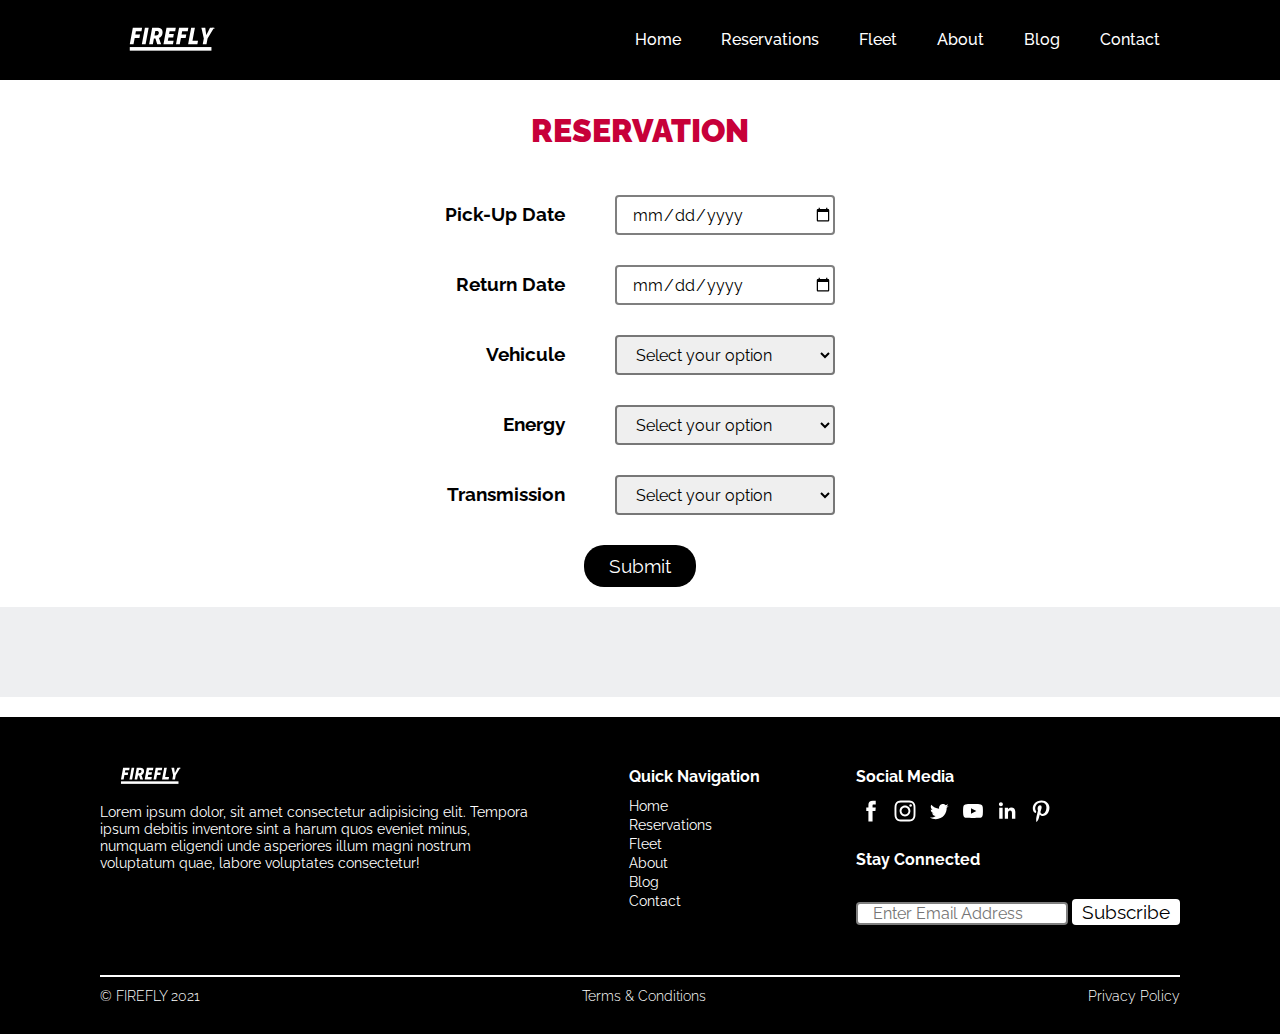
<file: reservations.html>
<!DOCTYPE html>
<html>

<head>
    <meta charset='utf-8'>
    <meta http-equiv='X-UA-Compatible' content='IE=edge'>
    <title>Home</title>
    <link
        href="https://fonts.googleapis.com/css2?family=Quicksand:wght@300;400;500;600;700&family=Raleway:wght@300;400;500;600;700&display=swap"
        rel="stylesheet">
    <meta name='viewport' content='width=device-width, initial-scale=1'>
    <link rel='stylesheet' type='text/css' media='screen' href='style.css'>
    <script src='main.js'></script>
</head>

<body>

    <!-- Navigation Bar -->
    <nav>
        <div class="logo"><a href="index.html"><img src="images/logo.svg" alt=""></a>
        </div>
        <input type="checkbox" id="check">
        <label for="check" class="check-button">
            <div class="burger-menu-button">
                <div class="button-burger">
                </div>
            </div>
        </label>
        <ul>
            <li><a href="index.html">Home</a></li>
            <li><a href="reservations.html">Reservations</a></li>
            <li><a href="gallery.html">Fleet</a></li>
            <li><a href="#">About</a></li>
            <li><a href="#">Blog</a></li>
            <li><a href="contact.html">Contact</a></li>
            <li>
        </ul>
    </nav>
    <!-- End Navigation Bar -->

    <!-- Page Title -->
    <div class="page-title">
        <h1>RESERVATION</h1>
    </div>

    <body>
        <div class="booking-elements">
            <!-- Contact Form -->
            <form>

                <div class="booking-row">
                    <label for="choose-vehicule">Pick-Up Date</label>
                    <input type="date" id="startdate">
                </div>

                <div class="booking-row">
                    <label for="">Return Date</label>
                    <input type="date" id="returndate">
                </div>

                <div class="booking-row">
                    <label for="">Vehicule</label>
                    <select name="vehicule" id="veh-type" onchange="bookingInput()">
                        <option>Select your option</option>
                        <option id="motocycle">Motorcycle</option>
                        <option id="city-car">City Car</option>
                        <option id="compact-car">Compact Car</option>
                        <option id="sedan-car">Sedan Car</option>
                        <option id="utility-car">Utility Vehicle</option>
                        <option id="heavy-equipment">Heavy Equipment</option>
                        <option id="truck">Truck</option>
                    </select>
                </div>

                <div class="booking-row">
                    <label for="">Energy</label>
                    <select name="energy" id="energy-type" onchange="bookingInput()">
                        <option value="">Select your option</option>
                        <option class="energy" value="0.05" id="electric">Electric</option>
                        <option class="energy" value="0.09" id="hybird">Hybrid</option>
                        <option class="energy" value="0.14" id="gasoline">Gasoline</option>
                        <option class="energy" value="0.21" id="diesel">Diesel</option>
                    </select>
                </div>

                <div class="booking-row">
                    <label for="">Transmission</label>
                    <select name="transmission" id="transmission-type" onchange="bookingInput()">
                        <option value="">Select your option</option>
                        <option class="transmission" id="automatic">Automatic</option>
                        <option class="transmission" id="manual">Manual</option>
                    </select>
                </div>

                <a href="#"><button type="button" onclick="price()">Submit</button></a>

            </form>

        </div>

        <div class="pricedisplay">
            <h3 id="priceis"></h3>
        </div>

        <!-- Footer -->

        <footer>
            <div class="footer-rows">
                <!-- First Raw -->
                <div class="first-row">
                    <!-- Col1 -->
                    <div class="col1">
                        <div class="descrip">
                            <img src="images/logo.svg" alt="#">
                            <span>
                                Lorem ipsum dolor, sit amet consectetur adipisicing elit. Tempora ipsum debitis
                                inventore
                                sint a harum quos eveniet minus, numquam eligendi unde asperiores illum magni nostrum
                                voluptatum quae, labore voluptates consectetur!
                            </span>
                        </div>
                    </div>
                    <!-- End Col1 -->
                    <!-- Col2 -->
                    <div class="col2">
                        <span class="nav-title">Quick Navigation</span>
                        <ul>
                            <li><a href="index.html">Home</a></li>
                            <li><a href="reservations.html">Reservations</a></li>
                            <li><a href="gallery.html">Fleet</a></li>
                            <li><a href="#">About</a></li>
                            <li><a href="#">Blog</a></li>
                            <li><a href="contact.html">Contact</a></li>
                        </ul>
                    </div>
                    <!-- End Col2 -->
                    <!-- Col3 -->
                    <div class="col3">
                        <div class="socials">
                            <span class="nav-title">Social Media</span>
                            <span class="icon-span">
                                <a href="#" class="icon-10 facebook" title="Facebook"><svg viewBox="0 0 512 512">
                                        <path class="icon"
                                            d="M211.9 197.4h-36.7v59.9h36.7V433.1h70.5V256.5h49.2l5.2-59.1h-54.4c0 0 0-22.1 0-33.7 0-13.9 2.8-19.5 16.3-19.5 10.9 0 38.2 0 38.2 0V82.9c0 0-40.2 0-48.8 0 -52.5 0-76.1 23.1-76.1 67.3C211.9 188.8 211.9 197.4 211.9 197.4z" />
                                    </svg>
                                </a>
                                <a href="#" class="icon-15 instagram" title="Instagram"><svg viewBox="0 0 512 512">
                                        <g class="icon">
                                            <path
                                                d="M256 109.3c47.8 0 53.4 0.2 72.3 1 17.4 0.8 26.9 3.7 33.2 6.2 8.4 3.2 14.3 7.1 20.6 13.4 6.3 6.3 10.1 12.2 13.4 20.6 2.5 6.3 5.4 15.8 6.2 33.2 0.9 18.9 1 24.5 1 72.3s-0.2 53.4-1 72.3c-0.8 17.4-3.7 26.9-6.2 33.2 -3.2 8.4-7.1 14.3-13.4 20.6 -6.3 6.3-12.2 10.1-20.6 13.4 -6.3 2.5-15.8 5.4-33.2 6.2 -18.9 0.9-24.5 1-72.3 1s-53.4-0.2-72.3-1c-17.4-0.8-26.9-3.7-33.2-6.2 -8.4-3.2-14.3-7.1-20.6-13.4 -6.3-6.3-10.1-12.2-13.4-20.6 -2.5-6.3-5.4-15.8-6.2-33.2 -0.9-18.9-1-24.5-1-72.3s0.2-53.4 1-72.3c0.8-17.4 3.7-26.9 6.2-33.2 3.2-8.4 7.1-14.3 13.4-20.6 6.3-6.3 12.2-10.1 20.6-13.4 6.3-2.5 15.8-5.4 33.2-6.2C202.6 109.5 208.2 109.3 256 109.3M256 77.1c-48.6 0-54.7 0.2-73.8 1.1 -19 0.9-32.1 3.9-43.4 8.3 -11.8 4.6-21.7 10.7-31.7 20.6 -9.9 9.9-16.1 19.9-20.6 31.7 -4.4 11.4-7.4 24.4-8.3 43.4 -0.9 19.1-1.1 25.2-1.1 73.8 0 48.6 0.2 54.7 1.1 73.8 0.9 19 3.9 32.1 8.3 43.4 4.6 11.8 10.7 21.7 20.6 31.7 9.9 9.9 19.9 16.1 31.7 20.6 11.4 4.4 24.4 7.4 43.4 8.3 19.1 0.9 25.2 1.1 73.8 1.1s54.7-0.2 73.8-1.1c19-0.9 32.1-3.9 43.4-8.3 11.8-4.6 21.7-10.7 31.7-20.6 9.9-9.9 16.1-19.9 20.6-31.7 4.4-11.4 7.4-24.4 8.3-43.4 0.9-19.1 1.1-25.2 1.1-73.8s-0.2-54.7-1.1-73.8c-0.9-19-3.9-32.1-8.3-43.4 -4.6-11.8-10.7-21.7-20.6-31.7 -9.9-9.9-19.9-16.1-31.7-20.6 -11.4-4.4-24.4-7.4-43.4-8.3C310.7 77.3 304.6 77.1 256 77.1L256 77.1z" />
                                            <path
                                                d="M256 164.1c-50.7 0-91.9 41.1-91.9 91.9s41.1 91.9 91.9 91.9 91.9-41.1 91.9-91.9S306.7 164.1 256 164.1zM256 315.6c-32.9 0-59.6-26.7-59.6-59.6s26.7-59.6 59.6-59.6 59.6 26.7 59.6 59.6S288.9 315.6 256 315.6z" />
                                            <circle cx="351.5" cy="160.5" r="21.5" />
                                        </g>
                                    </svg>
                                </a>
                                <a href="#" class="icon-26 twitter" title="Twitter"><svg viewBox="0 0 512 512">
                                        <path class="icon"
                                            d="M419.6 168.6c-11.7 5.2-24.2 8.7-37.4 10.2 13.4-8.1 23.8-20.8 28.6-36 -12.6 7.5-26.5 12.9-41.3 15.8 -11.9-12.6-28.8-20.6-47.5-20.6 -42 0-72.9 39.2-63.4 79.9 -54.1-2.7-102.1-28.6-134.2-68 -17 29.2-8.8 67.5 20.1 86.9 -10.7-0.3-20.7-3.3-29.5-8.1 -0.7 30.2 20.9 58.4 52.2 64.6 -9.2 2.5-19.2 3.1-29.4 1.1 8.3 25.9 32.3 44.7 60.8 45.2 -27.4 21.4-61.8 31-96.4 27 28.8 18.5 63 29.2 99.8 29.2 120.8 0 189.1-102.1 185-193.6C399.9 193.1 410.9 181.7 419.6 168.6z" />
                                    </svg>
                                </a>
                                <a href="#" class="icon-28 youtube" title="YouTube"><svg viewBox="0 0 512 512">
                                        <path class="icon"
                                            d="M422.6 193.6c-5.3-45.3-23.3-51.6-59-54 -50.8-3.5-164.3-3.5-215.1 0 -35.7 2.4-53.7 8.7-59 54 -4 33.6-4 91.1 0 124.8 5.3 45.3 23.3 51.6 59 54 50.9 3.5 164.3 3.5 215.1 0 35.7-2.4 53.7-8.7 59-54C426.6 284.8 426.6 227.3 422.6 193.6zM222.2 303.4v-94.6l90.7 47.3L222.2 303.4z" />
                                    </svg>
                                </a>
                                <a href="#" class="icon-17 linkedin" title="LinkedIn"><svg viewBox="0 0 512 512">
                                        <path class="icon"
                                            d="M186.4 142.4c0 19-15.3 34.5-34.2 34.5 -18.9 0-34.2-15.4-34.2-34.5 0-19 15.3-34.5 34.2-34.5C171.1 107.9 186.4 123.4 186.4 142.4zM181.4 201.3h-57.8V388.1h57.8V201.3zM273.8 201.3h-55.4V388.1h55.4c0 0 0-69.3 0-98 0-26.3 12.1-41.9 35.2-41.9 21.3 0 31.5 15 31.5 41.9 0 26.9 0 98 0 98h57.5c0 0 0-68.2 0-118.3 0-50-28.3-74.2-68-74.2 -39.6 0-56.3 30.9-56.3 30.9v-25.2H273.8z" />
                                    </svg>
                                </a>
                                <a href="#" class="icon-20 pinterest" title="Pinterest"><svg viewBox="0 0 512 512">
                                        <path class="icon"
                                            d="M266.6 76.5c-100.2 0-150.7 71.8-150.7 131.7 0 36.3 13.7 68.5 43.2 80.6 4.8 2 9.2 0.1 10.6-5.3 1-3.7 3.3-13 4.3-16.9 1.4-5.3 0.9-7.1-3-11.8 -8.5-10-13.9-23-13.9-41.3 0-53.3 39.9-101 103.8-101 56.6 0 87.7 34.6 87.7 80.8 0 60.8-26.9 112.1-66.8 112.1 -22.1 0-38.6-18.2-33.3-40.6 6.3-26.7 18.6-55.5 18.6-74.8 0-17.3-9.3-31.7-28.4-31.7 -22.5 0-40.7 23.3-40.7 54.6 0 19.9 6.7 33.4 6.7 33.4s-23.1 97.8-27.1 114.9c-8.1 34.1-1.2 75.9-0.6 80.1 0.3 2.5 3.6 3.1 5 1.2 2.1-2.7 28.9-35.9 38.1-69 2.6-9.4 14.8-58 14.8-58 7.3 14 28.7 26.3 51.5 26.3 67.8 0 113.8-61.8 113.8-144.5C400.1 134.7 347.1 76.5 266.6 76.5z" />
                                    </svg>
                                </a>
                            </span>
                        </div>

                        <div class="newsletter">
                            <span class="nav-title">Stay Connected</span>
                            <form id="subscribe">
                                <input type="email" id="subscriber-email" placeholder="Enter Email Address" />
                                <button>Subscribe</button>
                            </form>
                        </div>
                        <!-- End Col3 -->
                    </div>
                </div>
                <!-- First Raw -->
                <hr>
                <!-- Second Raw -->
                <div class="second-row">
                    <span>© FIREFLY 2021</span>
                    <span>Terms & Conditions</span>
                    <span>Privacy Policy</span>
                </div>
                <!-- Second Raw -->
            </div>

        </footer>

        <!-- End Footer -->

    </body>

</html>
</file>
<file: style.css>
* {
  font-size: 16px;
  margin: 0;
  padding: 0;
  box-sizing: border-box;
  font-family: "Montserrat", "Raleway";
}

/* Navigation Bar */

nav {
  width: 100%;
  height: 80px;
  background-color: #000000;
  display: flex;
  align-items: center;
  justify-content: space-between;
  padding: 0 100px;
  overflow: hidden;
}

nav .logo img {
  position: relative;
  height: 80px;
}

nav ul {
  display: flex;
  line-height: 80px;
}

nav ul li {
  list-style: none;
}

nav ul li a {
  text-decoration: none;
  font-weight: 500;
  font-size: 1rem;
  color: #ffffff;
  padding: 0 20px;
  transition: 0.5s;
}

nav ul li a:hover {
  color: #c70039;
}

.burger-menu-button {
  position: relative;
  display: flex;
  justify-content: center;
  align-items: center;
  width: 50px;
  height: 40px;
  cursor: pointer;
  transition: all 0.5s ease-in-out;
  border: none;
}

.button-burger {
  width: 40px;
  height: 6px;
  background-color: #ffffff;
  border-radius: 5px;
  transition: all 0.5s ease-in-out;
}

.button-burger::before,
.button-burger::after {
  content: "";
  position: absolute;
  width: 40px;
  height: 6px;
  background: #ffffff;
  border-radius: 5px;
  transition: all 0.5s ease-in-out;
}

.button-burger::before {
  transform: translateY(-10px);
}

.button-burger::after {
  transform: translateY(10px);
}

.check-button {
  display: none;
}

#check {
  display: none;
}

/* End Navigation Bar */

/* Footer */

footer {
  background-color: #000000;
}

footer .footer-rows {
  padding: 30px 100px;
}

/* Footer ---------- First Row ---------- */

.first-row {
  display: flex;
  justify-content: space-between;
}

.first-row span {
  font-size: 0.9rem;
  color: #ffffff;
}

.first-row .col1 {
  display: flex;
  flex-direction: column;
  align-content: flex-start;
  flex-basis: 40%;
}

.first-row .nav-title {
  font-size: 1rem;
  font-weight: bold;
  display: block;
  margin: 20px 0 10px;
}

.first-row .col1 .descrip {
  display: flex;
  flex-direction: column;
}

.first-row .col1 .descrip img {
  width: 100px;
}

.first-row .col2 ul {
  list-style: none;
}

.first-row .col2 ul li a {
  text-decoration: none;
  font-size: 0.9rem;
  color: #ffffff;
  transition: all 0.5s;
}

.first-row .col2 ul li a:hover {
  color: #c70039;
}

.first-row .col3 .socials .icon-span a {
  text-decoration: none;
}

.first-row .col3 .socials .icon-span a svg {
  height: 30px;
}

.first-row .col3 .socials .icon-span a .icon {
  fill: #ffffff;
  transition: 0.5s;
}

.first-row .col3 .socials .icon-span a .icon:hover {
  fill: #c70039;
}

.first-row .col3 .newsletter input {
  border: 2px solid rgba(0, 0, 0, 0.5);
  border-radius: 4px;
  outline: none;
  transition: 0.5s;
}

.first-row .col3 .newsletter input::placeholder {
  padding: 5px;
}

.first-row .col3 .newsletter input:focus {
  border: 2px solid #c70039;
}

.first-row .col3 .newsletter input {
  padding-left: 10px;
  border: 2px solid rgba(0, 0, 0, 0.5);
  border-radius: 4px;
  outline: none;
  transition: 0.5s;
}

.first-row .col3 .newsletter button {
  border: none;
  border-radius: 4px;
  display: inline-block;
  margin: 20px auto;
  padding: 2px 10px;
  color: #000000;
  font-weight: normal;
  background-color: #ffffff;
  text-align: center;
  cursor: pointer;
  outline: none;
  transition: all 0.5s ease-in-out;
}

.first-row .col3 .newsletter button:hover {
  color: #ffffff;
  background-color: #c70039;
}

.col2 {
  margin: 0 30px;
}

/* Footer ---------- End First Row ---------- */

footer .footer-rows hr {
  border: 1px solid;
  color: #ffffff;
  margin: 30px 0 10px;
}

/* Footer ---------- Second Row ---------- */

.second-row {
  display: flex;
  justify-content: space-between;
  align-content: center;
}

.second-row span {
  font-size: 0.9rem;
  font-weight: 300;
  color: #ffffff;
}

/* Footer ---------- End Second Row ---------- */

/* End Footer */

/* Page Title */

.page-title {
  height: 100px;
  display: flex;
  align-items: center;
  justify-content: center;
}

.page-title h1 {
  font-size: 2rem;
  font-weight: 900;
  color: #c70039;
}

/* End Page Title */

/* ------------------------- Home Page ------------------------- */

/* Home Page Titles */

h2 {
  display: flex;
  justify-content: center;
  font-size: 2.5rem;
  font-weight: bolder;
  color: #000000;
  margin-bottom: 50px;
}

h2 span {
  font-size: 2.5rem;
  font-weight: bolder;
  color: #c70039;
}

/* End Home Page Titles */
/* Home Page Buttons */

button {
  outline: none;
  border: none;
  border-radius: 20px;
  display: flex;
  align-content: center;
  margin: 0 auto;
  padding: 10px 25px;
  color: #ffffff;
  font-size: 1.2rem;
  background-color: #c70039;
  text-align: center;
  cursor: pointer;
  transition: all 0.5s ease-in-out;
}

button:hover {
  background-color: #000000;
  color: #ffffff;
}

/* End Home Page Buttons */

/* Hero text & Image */

.hero-img {
  background-image: linear-gradient(hsla(0, 0%, 0%, 0.2), hsla(0, 0%, 0%, 0.8)),
    url("images/home-bg.jpg");
  height: 100vh;
  background-position: center;
  background-size: cover;
  position: relative;
}

.hero-text {
  text-align: center;
  position: absolute;
  top: 55%;
  left: 50%;
  transform: translate(-50%, -50%);
  color: white;
}
.hero-text h1 {
  font-size: 5rem;
  margin: 0 0 20px;
}

.hero-text p {
  font-size: 2rem;
  margin: 20px 0;
}

.hero-text button {
  outline: none;
  border: none;
  border-radius: 20px;
  display: inline-block;
  margin: 20px auto;
  padding: 10px 25px;
  color: #ffffff;
  font-size: 1.2rem;
  background-color: #c70039;
  text-align: center;
  cursor: pointer;
  transition: all 0.5s ease-in-out;
}

.hero-text button:hover {
  background-color: #ffffff;
  color: #000000;
}

/* End Hero text & Image */

/* Vehicule Categories Section */

.our-fleet-sec {
  margin: 60px 100px;
  position: relative;
}

.our-fleet-sec a {
  text-decoration: none;
}

.veh-category {
  display: flex;
  flex-wrap: wrap;
  align-content: center;
  justify-content: space-around;
}

.veh-category .cat-col {
  display: flex;
  align-items: center;
  justify-content: center;
  width: 300px;
  height: 200px;
  margin-bottom: 30px;
}

.veh-category .img-box {
  overflow: hidden;
  transition: 0.5s ease-in-out;
  cursor: pointer;
}

.veh-category p {
  position: absolute;
  font-size: 2rem;
  font-weight: bold;
  color: #ffffff;
  transition: 0.5s ease-in-out;
  cursor: pointer;
  opacity: 0%;
}

.veh-category .cat-col:hover p {
  opacity: 100%;
}

.veh-category .img-box:hover {
  overflow: hidden;
  transform: translate(0px, -10px);
}

.veh-category .img-box img {
  object-fit: cover;
  object-position: 100% 0;
  width: 300px;
  height: 200px;
}

.veh-category .img-box img:hover {
  transform: scale(1.1);
  transition: 0.5s ease-in-out;
  filter: blur(3px);
}

/* End Vehicule Categories Section */
/* Why Choose Us Section */

.choose-us-sec {
  margin: 60px 100px;
  position: relative;
}

.choose-us-boxes {
  display: flex;
  align-content: center;
  text-align: center;
  justify-content: space-between;
}

.choose-us-col {
  margin: 0 20px;
  transition: 0.5s;
  cursor: default;
}

.choose-us-col:hover {
  transform: scale(1.1);
}

.choose-us-col .sec-icon-box {
  background-color: #c70039;
  border-radius: 30px 30px 0 0;
}

.choose-us-col .sec-icon-box img {
  height: 40px;
  margin: 20px;
  transition: 0.5s;
}

.choose-us-col .sec-icon-box img:hover {
  cursor: pointer;
  transform: rotate(360deg);
}

.choose-us-col .sec-text-box {
  height: 200px;
  background-color: #000000;
  border: none;
  border-radius: 0 0 30px 30px;
}

.choose-us-col .sec-text-box p {
  padding: 20px;
  color: #ffffff;
}

/* End Why Choose Us Section */
/* About Us Section */
.about-us-sec {
  margin: 60px 100px;
  position: relative;
}

.about-us-text {
  text-align: center;
}

/* End About Us Section */

/* ------------------------- End Home Page ------------------------- */

/* ------------------------- Contact Us Page ------------------------- */

/* Contact Section */
.contact-elements {
  display: flex;
  justify-content: space-around;
  padding: 50px 20px;
}

/* Contact Form */

.form-container {
  border-radius: 50px;
  background-color: #eeeff1;
  justify-content: center;
  flex-basis: 60%;
}

.form-container form {
  padding: 30px 80px;
}

.form-container .contact-row {
  padding: 15px 0;
}

.form-container .contact-row input {
  padding-left: 10px;
  width: -webkit-fill-available;
  height: 40px;
  border: 2px solid rgba(0, 0, 0, 0.5);
  border-radius: 4px;
  outline: none;
  transition: 0.5s;
}

.form-container .contact-row input:focus {
  border: 2px solid #c70039;
}

.form-container .contact-row input:focus::placeholder {
  color: transparent;
}

.form-container .contact-row textarea {
  padding: 10px 10px;
  resize: vertical;
  width: -webkit-fill-available;
  border: 2px solid rgba(0, 0, 0, 0.5);
  border-radius: 4px;
  outline: none;
  transition: 0.5s;
}

.form-container .contact-row textarea:focus {
  border: 2px solid #c70039;
}

.form-container .contact-row textarea:focus::placeholder {
  color: transparent;
}

.form-container .contact-row a {
  text-decoration: none;
}

.form-container .contact-row button {
  align-self: center;
  border: none;
  border-radius: 20px;
  padding: 10px 25px;
  color: #ffffff;
  background-color: #000000;
  text-align: center;
  cursor: pointer;
  outline: none;
  transition: all 0.5s ease-in-out;
}

.form-container .contact-row button:hover {
  background-color: #c70039;
}

/* Contact Info */

.contact-info {
  margin: 20px;
  align-self: center;
  text-align: center;
}

.contact-info .icon-row {
  display: flex;
  flex-direction: column;
  margin: 30px 0;
}

.contact-info .icon-row img {
  height: 40px;
  margin-bottom: 10px;
  transition: 0.5s;
}

.contact-info .icon-row img:hover {
  transform: rotate(360deg);
}

.contact-info .icon-row span {
  font-size: 1.5rem;
  font-weight: bold;
}

/* End Contact Info */

/* Contact Info Popup */

.overlay {
  position: fixed;
  top: 0;
  bottom: 0;
  left: 0;
  right: 0;
  background: rgba(0, 0, 0, 0.7);
  transition: opacity 500ms;
  visibility: hidden;
  opacity: 0;
}

.overlay:target {
  visibility: visible;
  opacity: 1;
}

.popup {
  margin: 100px auto;
  padding: 20px;
  background: #fff;
  border-radius: 5px;
  width: 40%;
  position: relative;
  transition: all 5s ease-in-out;
  text-align: center;
}

.popup .close {
  position: absolute;
  top: 20px;
  right: 30px;
  transition: all 200ms;
  font-size: 30px;
  font-weight: bold;
  text-decoration: none;
  color: rgb(0, 0, 0);
}

.popup .close:hover {
  color: #c70039;
}

.popup h3 {
  text-align: center;
  font-size: 1.2rem;
  color: #000000;
  margin: 20px 0;
}

.popup .content {
  height: 30%;
  overflow: auto;
  text-align: center;
  margin: 10px 0;
}

.popup h3 p {
  font-size: 2rem;
  color: #c70039;
}

popup .content h4 {
  font-size: 1rem;
  font-weight: bold;
}

popup .content h4 p {
  color: #c70039;
}

.popup .Close-mobile {
  color: #c70039;
  font-size: 1.2rem;
  font-weight: bold;
  margin-top: 10px;
  display: none;
}

/* End Contact Info Popup */

/* ------------------------- End Contact Us Page ------------------------- */

/* ------------------------- Reservation  Page ------------------------- */

/* Resrvation Form */

.booking-elements {
  display: flex;
  justify-content: center;
}

.booking-elements .booking-row {
  display: flex;
  justify-content: flex-end;
  align-items: baseline;
  padding: 15px 10px;
}

.booking-elements .booking-row label {
  margin: 0 50px 0 0;
  font-size: 1.2rem;
  font-weight: bold;
}

.booking-row input,
.booking-row select {
  width: 220px;
  padding-left: 15px;
  height: 40px;
  border: 2px solid #00000080;
  border-radius: 4px;
  outline: none;
  transition: 0.5s;
}

.booking-row input:focus,
.booking-row select:focus {
  border-color: #c70039;
}

.booking-elements a {
  text-decoration: none !important;
}

.booking-elements a button,
.pricedisplay button {
  align-self: center;
  border: none;
  border-radius: 20px;
  margin-top: 15px;
  padding: 10px 25px;
  color: #ffffff;
  background-color: #000000;
  text-align: center;
  cursor: pointer;
  outline: none;
  transition: all 0.5s ease-in-out;
}

.booking-elements a button:hover,
.pricedisplay button:hover {
  background-color: #c70039;
}

.booking-row .energy {
  display: none;
}

.booking-row .transmission {
  display: none;
}

.pricedisplay {
  display: flex;
  flex-direction: column;
  justify-content: center;
  align-items: center;
  text-align: center;
  margin: 20px 0;
  background-color: #eeeff1;
  padding: 30px 0 60px 0;
}

.pricedisplay h3 {
  font-weight: bold;
  text-transform: uppercase;
  font-size: 2rem;
  color: #c70039;
}

/* End Resrvation Form */

/* ------------------------- End Reservation Page ------------------------- */

/* ------------------------- Gallery Page ------------------------- */

.gallery-page {
  margin-bottom: 50px;
}

.vehicule-slide {
  margin: 50px auto;
  display: flex;
  justify-content: space-between;
  width: 80%;
  height: 300px;
  overflow-y: hidden;
  scroll-snap-type: x mandatory;
}

.vehicule-slide::-webkit-scrollbar {
  display: none;
}

.veh-col {
  display: flex;
  align-items: center;
  justify-content: center;
  width: 400px;
  height: 300px;
  scroll-snap-align: start;
}

.vehicule-slide .veh-col .img-box {
  overflow: hidden;
  margin: 0 15px;
}

.vehicule-slide .veh-col .img-box:hover {
  overflow: hidden;
}

.vehicule-slide .veh-col img {
  object-fit: cover;
  object-position: 100% 0;
  width: 400px;
  height: 300px;
}

.vehicule-slide .veh-col img:hover {
  transform: scale(1.1);
  transition: 0.5s;
}

.fleet-line button {
  outline: none;
  border: none;
  border-radius: 20px;
  padding: 10px 25px;
  color: #ffffff;
  font-size: 1.2rem;
  background-color: #c70039;
  text-align: center;
  cursor: pointer;
  transition: all 0.5s ease-in-out;
}

.fleet-line button:hover {
  background-color: #000000;
  color: #ffffff;
}

/* ------------------------- Gallery Page ------------------------- */

@media (max-width: 769px) {
  /* Navigation Bar */

  .check-button {
    display: block;
  }

  nav {
    height: 50px;
    padding: 0 10px;
  }

  nav .logo img {
    height: 50px;
  }

  ul {
    position: absolute;
    flex-direction: column;
    width: 100%;
    height: 100vh;
    top: 50px;
    left: -100%;
    z-index: 1;
    background: #000000;
    text-align: center;
  }

  nav ul li {
    margin: 10px 0;
    line-height: 30px;
  }

  nav ul li a {
    font-size: 20px;
  }

  #check:checked ~ ul {
    left: 0;
  }

  /* End Navigation Bar */
  /* Footer */

  footer {
    align-items: center;
    text-align: center;
  }

  footer .footer-rows {
    padding: 30px 10px;
  }

  footer .first-row {
    display: flex;
    flex-direction: column;
    justify-content: space-between;
  }

  footer .first-row .col1 .descrip {
    align-items: center;
  }

  footer .first-row .col2 ul {
    display: contents;
    text-align: center;
  }

  footer .first-row .col3 .socials .icon-span {
    display: contents;
    text-align: justify;
  }
  /* End Footer */

  /* Home Page */
  /* Vehicule Categories Section */
  .veh-category {
    display: flex;
    flex-direction: column;
    justify-content: space-between;
  }

  .our-fleet-sec {
    margin: 50px 10px !important;
  }

  /* End Vehicule Categories Section */
  /* Why Choose Us Section */

  .choose-us-sec {
    margin: 50px 10px !important;
  }

  .choose-us-boxes {
    display: flex;
    flex-direction: column;
  }

  .choose-us-col {
    margin: 20px !important;
  }

  .choose-us-col .sec-text-box p {
    height: unset !important;
  }

  /* End Why Choose Us Section */
  /* About Us Section */

  .about-us-sec {
    margin: 50px 10px !important;
  }

  /* End About Us Section */
  /* End Home Page */

  /* Gallery Page */
  .gallery-page {
    margin-bottom: 0 !important;
  }

  .vehicule-slide {
    margin: 30px auto !important;
    width: 100% !important;
    height: 200px !important;
  }

  .veh-col {
    width: 100% !important;
    height: 200px !important;
  }

  .vehicule-slide .veh-col .img-box {
    margin: 0 !important;
  }

  .fleet-line {
    margin-bottom: 50px !important;
  }
  /* End Gallery Page */

  /* Contact Us Page  */

  .form-container {
    border-radius: 30px;
  }

  .contact-elements {
    display: flex;
    flex-direction: column;
    padding: 20px;
  }

  .form-container form {
    padding: 30px 20px;
  }

  .popup {
    width: 80%;
  }

  .popup .close {
    display: none;
  }

  .popup .Close-mobile {
    display: contents;
  }

  /* End Contact Page */

  * Resrvation Form */ .booking-elements .booking-row {
    display: flex;
    flex-direction: column;
    padding: 20px 10px;
  }

  .booking-row {
    padding: 10px !important;
  }

  .booking-row input,
  .booking-row select {
    padding: 0 10px !important;
    height: 30px !important;
  }

  .booking-elements .booking-row label {
    margin: 0 0 10px 0 !important;
  }

  /* End Resrvation Form */
}
</file>
